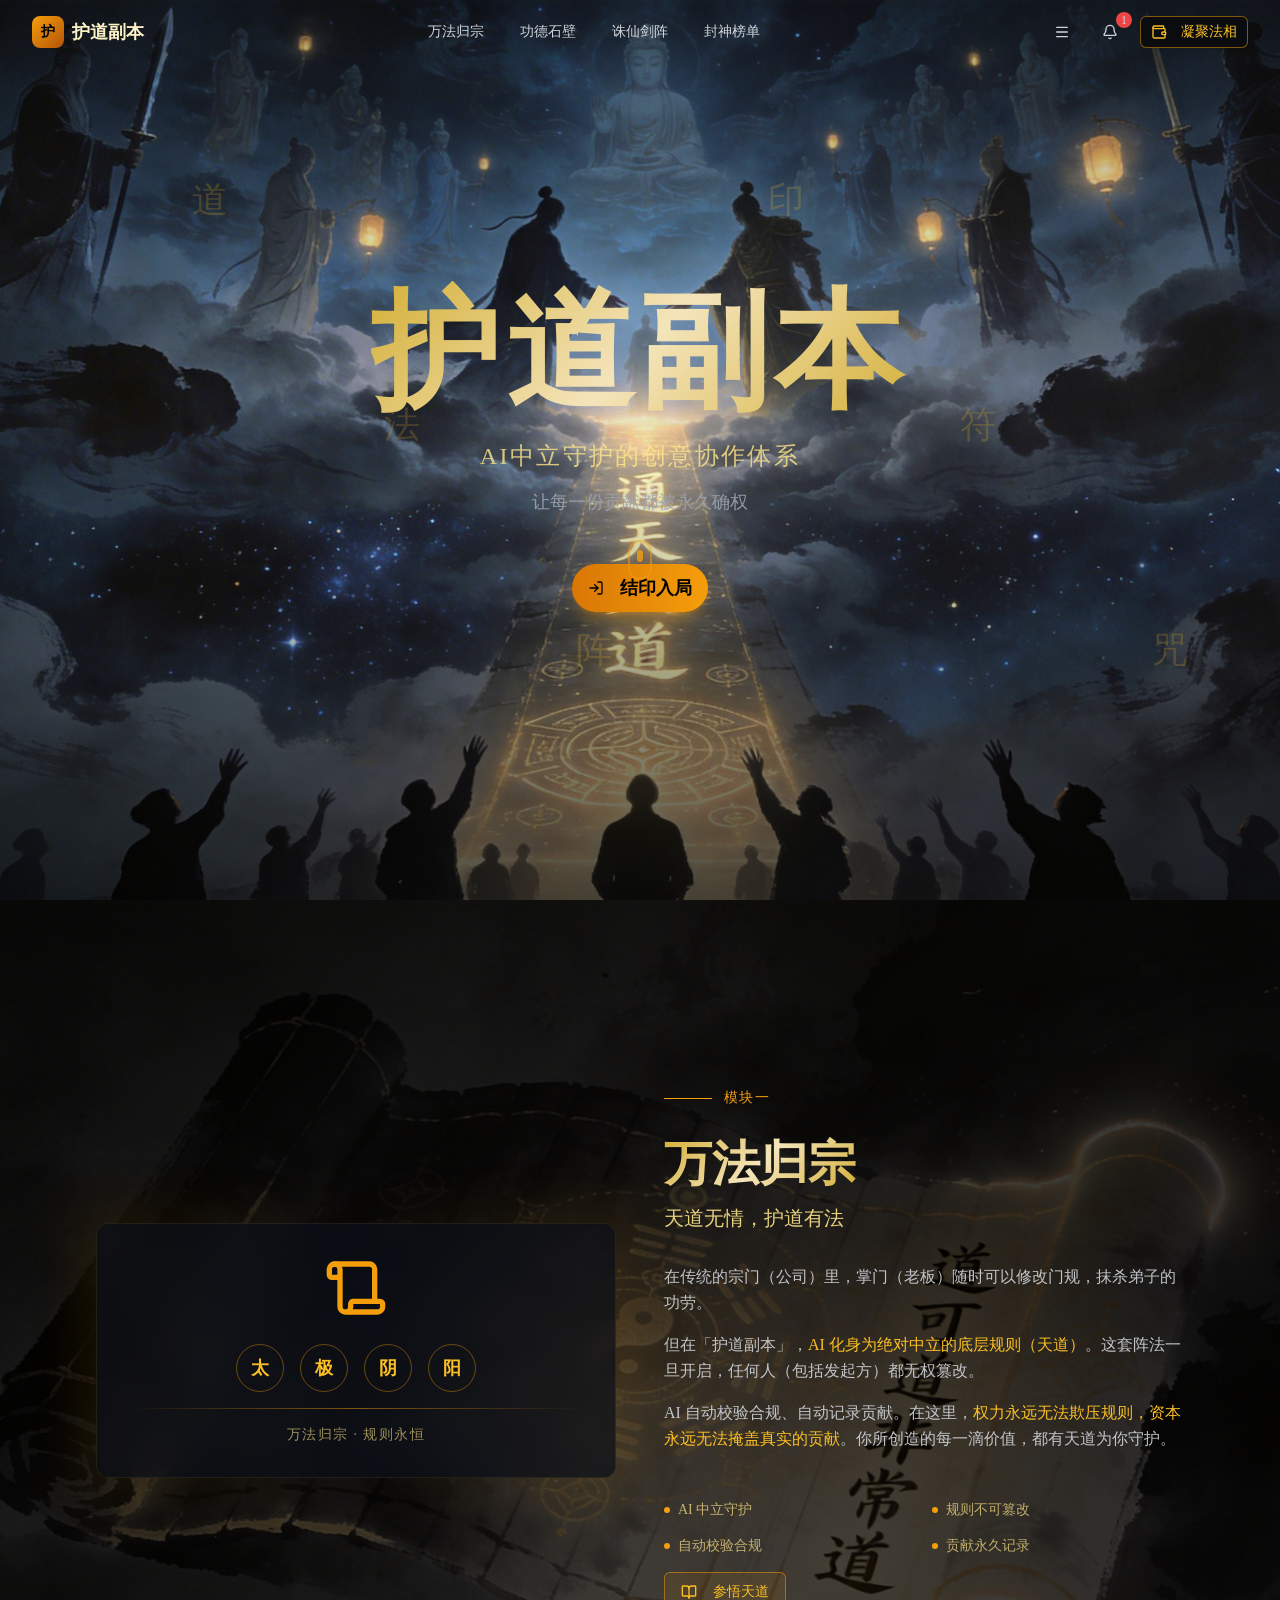
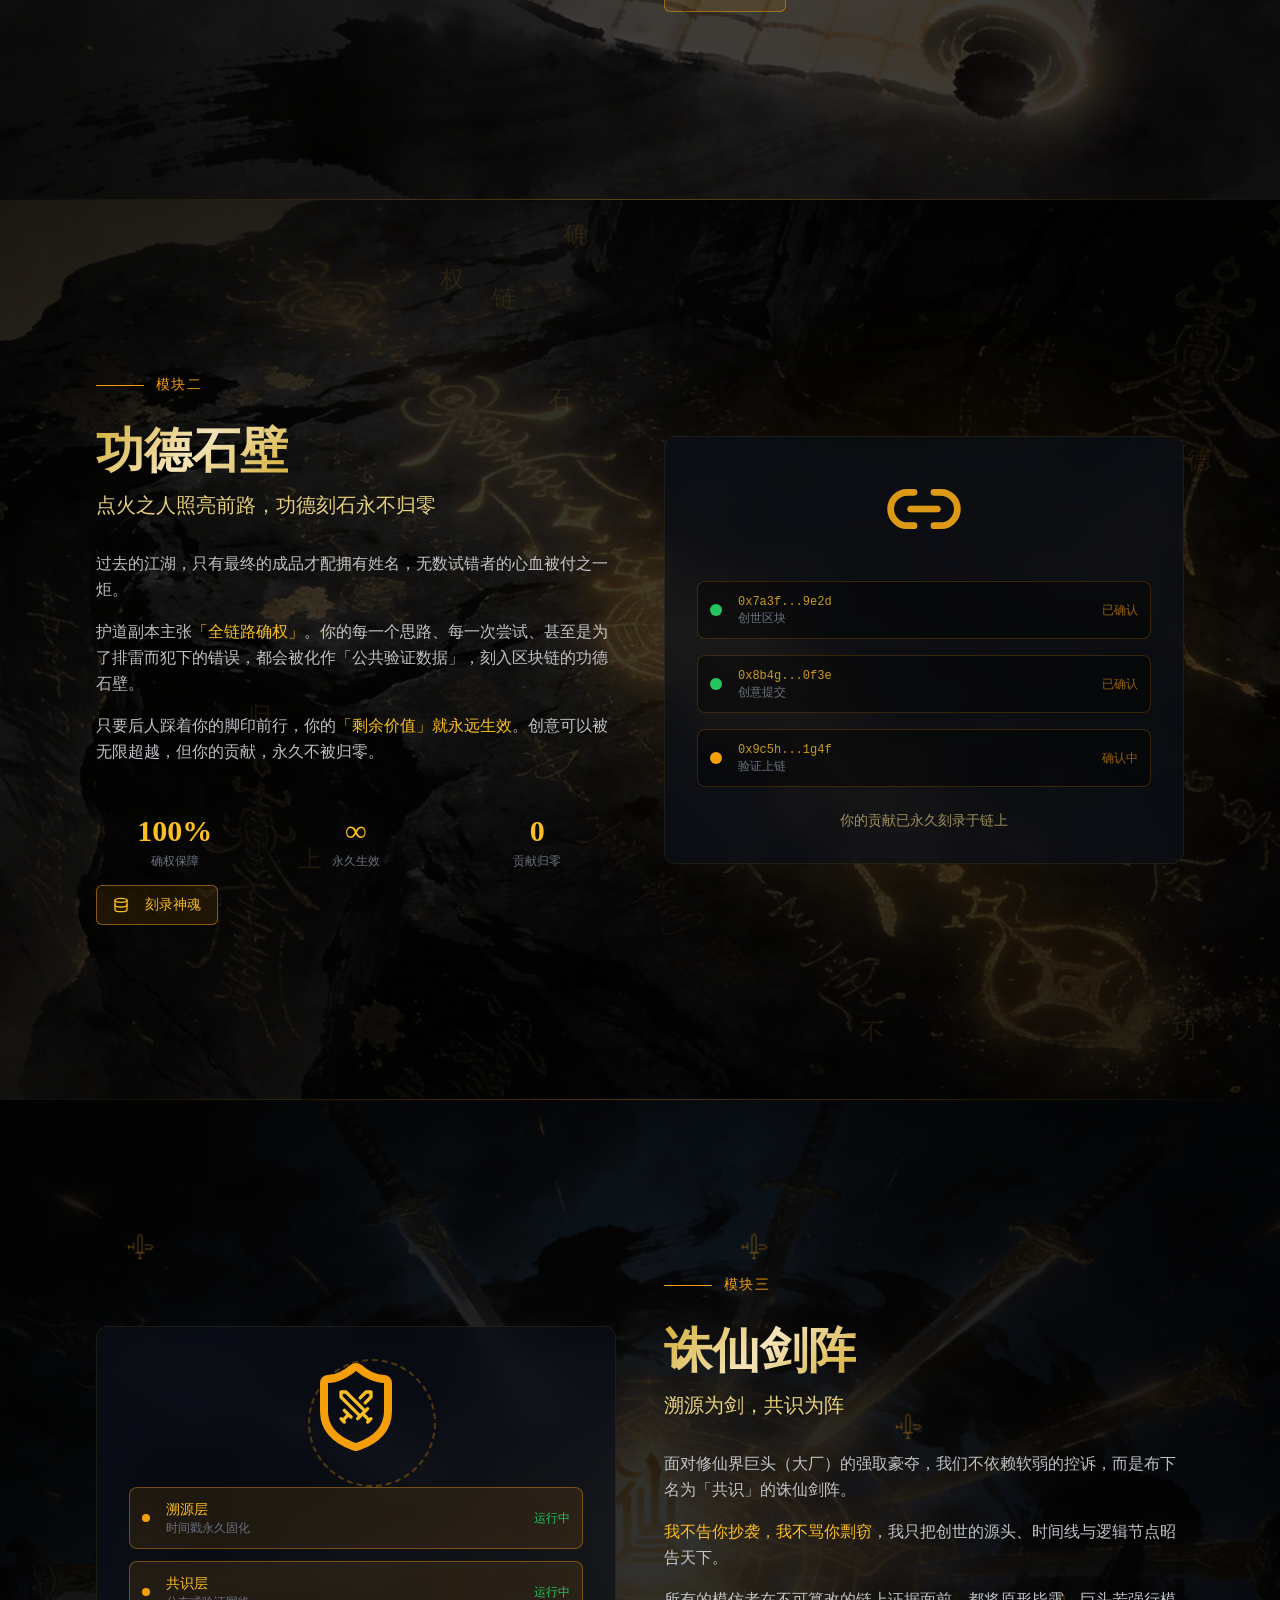
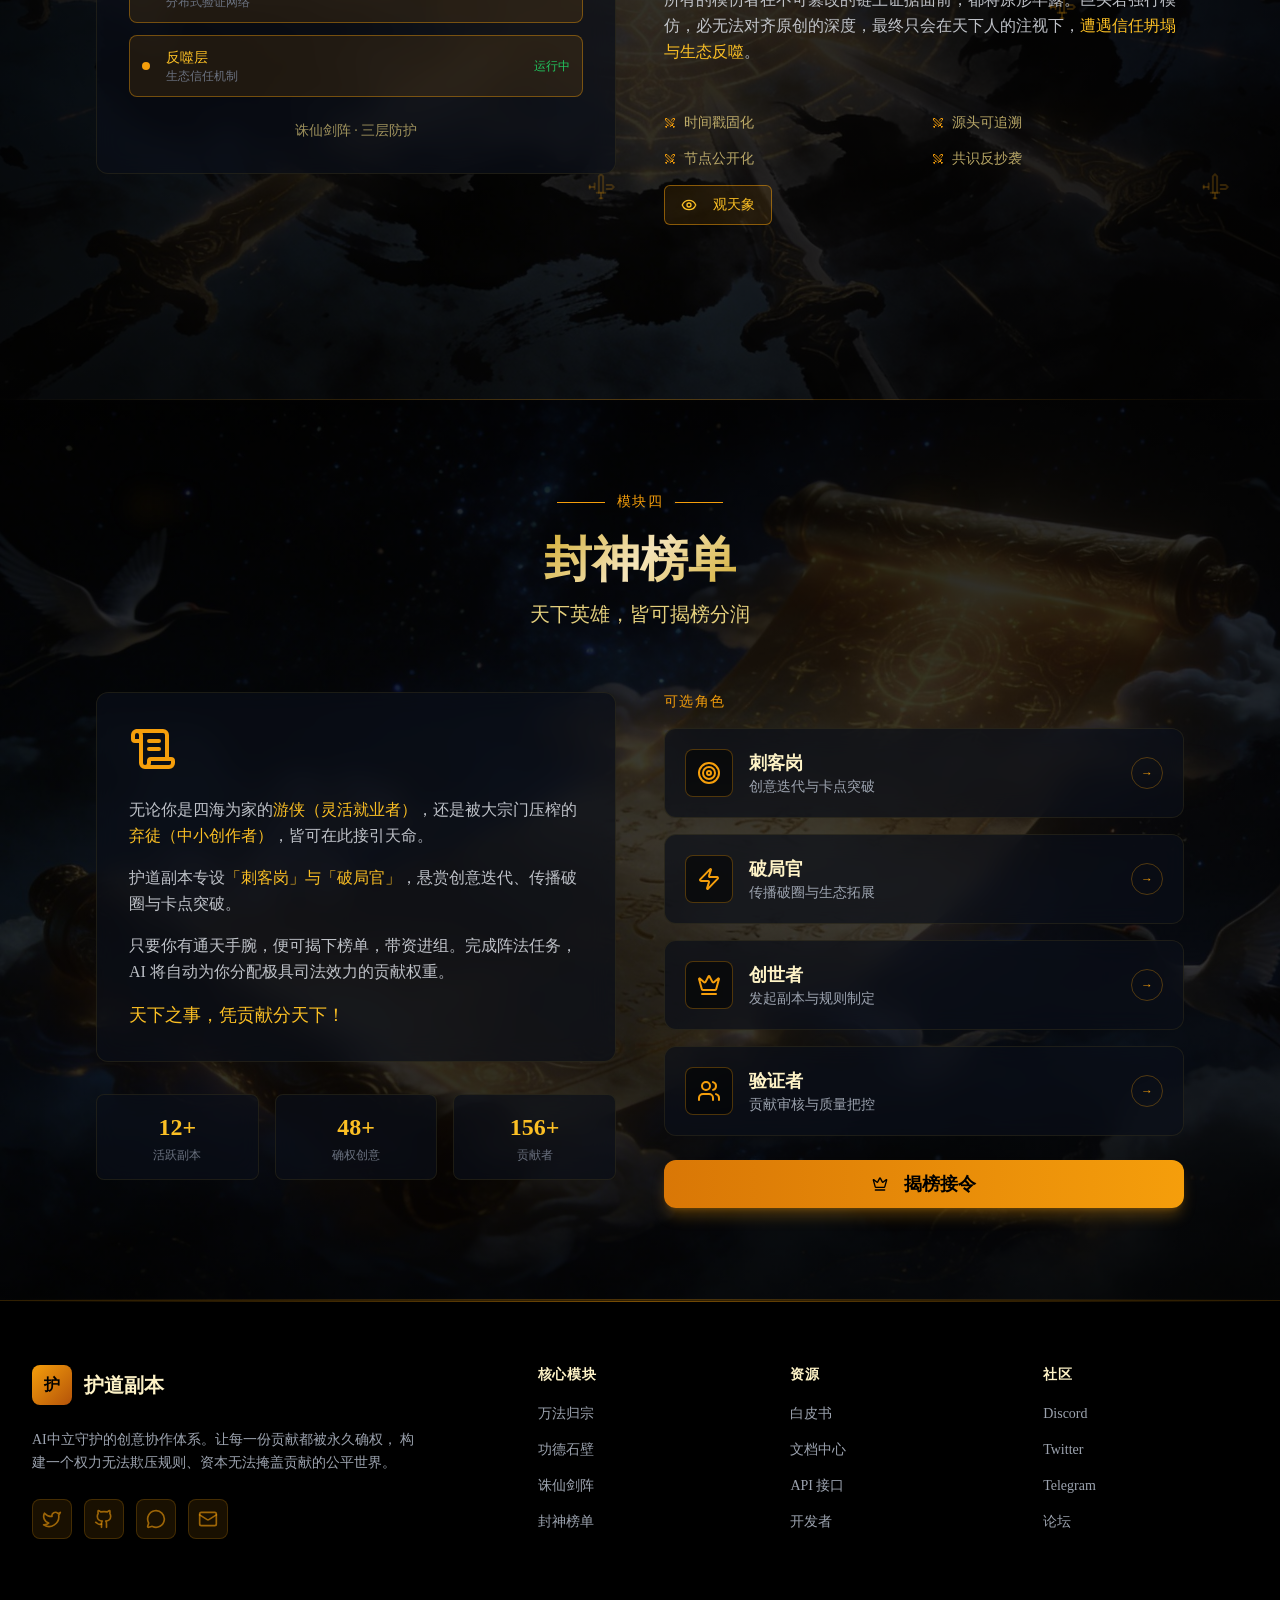
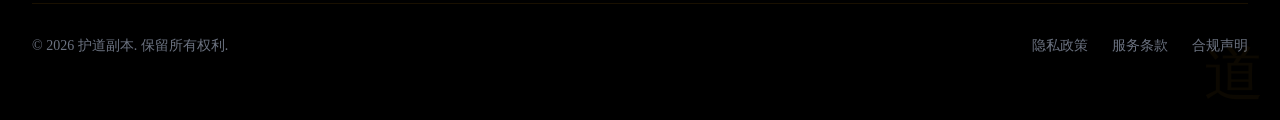
<file: index.html>
<!doctype html>
<html lang="en">
  <head>
    <meta charset="UTF-8" />
    <meta name="viewport" content="width=device-width, initial-scale=1.0" />
    <title>护道副本</title>
    <script type="module" crossorigin src="./assets/index-BT6gguoE.js"></script>
    <link rel="stylesheet" crossorigin href="./assets/index-PZLFwSxo.css">
  </head>
  <body>
    <div id="root"></div>
  </body>
</html>
</file>
<file: assets/index-PZLFwSxo.css>
*,:before,:after{--tw-border-spacing-x: 0;--tw-border-spacing-y: 0;--tw-translate-x: 0;--tw-translate-y: 0;--tw-rotate: 0;--tw-skew-x: 0;--tw-skew-y: 0;--tw-scale-x: 1;--tw-scale-y: 1;--tw-pan-x: ;--tw-pan-y: ;--tw-pinch-zoom: ;--tw-scroll-snap-strictness: proximity;--tw-gradient-from-position: ;--tw-gradient-via-position: ;--tw-gradient-to-position: ;--tw-ordinal: ;--tw-slashed-zero: ;--tw-numeric-figure: ;--tw-numeric-spacing: ;--tw-numeric-fraction: ;--tw-ring-inset: ;--tw-ring-offset-width: 0px;--tw-ring-offset-color: #fff;--tw-ring-color: rgb(59 130 246 / .5);--tw-ring-offset-shadow: 0 0 #0000;--tw-ring-shadow: 0 0 #0000;--tw-shadow: 0 0 #0000;--tw-shadow-colored: 0 0 #0000;--tw-blur: ;--tw-brightness: ;--tw-contrast: ;--tw-grayscale: ;--tw-hue-rotate: ;--tw-invert: ;--tw-saturate: ;--tw-sepia: ;--tw-drop-shadow: ;--tw-backdrop-blur: ;--tw-backdrop-brightness: ;--tw-backdrop-contrast: ;--tw-backdrop-grayscale: ;--tw-backdrop-hue-rotate: ;--tw-backdrop-invert: ;--tw-backdrop-opacity: ;--tw-backdrop-saturate: ;--tw-backdrop-sepia: ;--tw-contain-size: ;--tw-contain-layout: ;--tw-contain-paint: ;--tw-contain-style: }::backdrop{--tw-border-spacing-x: 0;--tw-border-spacing-y: 0;--tw-translate-x: 0;--tw-translate-y: 0;--tw-rotate: 0;--tw-skew-x: 0;--tw-skew-y: 0;--tw-scale-x: 1;--tw-scale-y: 1;--tw-pan-x: ;--tw-pan-y: ;--tw-pinch-zoom: ;--tw-scroll-snap-strictness: proximity;--tw-gradient-from-position: ;--tw-gradient-via-position: ;--tw-gradient-to-position: ;--tw-ordinal: ;--tw-slashed-zero: ;--tw-numeric-figure: ;--tw-numeric-spacing: ;--tw-numeric-fraction: ;--tw-ring-inset: ;--tw-ring-offset-width: 0px;--tw-ring-offset-color: #fff;--tw-ring-color: rgb(59 130 246 / .5);--tw-ring-offset-shadow: 0 0 #0000;--tw-ring-shadow: 0 0 #0000;--tw-shadow: 0 0 #0000;--tw-shadow-colored: 0 0 #0000;--tw-blur: ;--tw-brightness: ;--tw-contrast: ;--tw-grayscale: ;--tw-hue-rotate: ;--tw-invert: ;--tw-saturate: ;--tw-sepia: ;--tw-drop-shadow: ;--tw-backdrop-blur: ;--tw-backdrop-brightness: ;--tw-backdrop-contrast: ;--tw-backdrop-grayscale: ;--tw-backdrop-hue-rotate: ;--tw-backdrop-invert: ;--tw-backdrop-opacity: ;--tw-backdrop-saturate: ;--tw-backdrop-sepia: ;--tw-contain-size: ;--tw-contain-layout: ;--tw-contain-paint: ;--tw-contain-style: }*,:before,:after{box-sizing:border-box;border-width:0;border-style:solid;border-color:#e5e7eb}:before,:after{--tw-content: ""}html,:host{line-height:1.5;-webkit-text-size-adjust:100%;-moz-tab-size:4;-o-tab-size:4;tab-size:4;font-family:ui-sans-serif,system-ui,sans-serif,"Apple Color Emoji","Segoe UI Emoji",Segoe UI Symbol,"Noto Color Emoji";font-feature-settings:normal;font-variation-settings:normal;-webkit-tap-highlight-color:transparent}body{margin:0;line-height:inherit}hr{height:0;color:inherit;border-top-width:1px}abbr:where([title]){-webkit-text-decoration:underline dotted;text-decoration:underline dotted}h1,h2,h3,h4,h5,h6{font-size:inherit;font-weight:inherit}a{color:inherit;text-decoration:inherit}b,strong{font-weight:bolder}code,kbd,samp,pre{font-family:ui-monospace,SFMono-Regular,Menlo,Monaco,Consolas,Liberation Mono,Courier New,monospace;font-feature-settings:normal;font-variation-settings:normal;font-size:1em}small{font-size:80%}sub,sup{font-size:75%;line-height:0;position:relative;vertical-align:baseline}sub{bottom:-.25em}sup{top:-.5em}table{text-indent:0;border-color:inherit;border-collapse:collapse}button,input,optgroup,select,textarea{font-family:inherit;font-feature-settings:inherit;font-variation-settings:inherit;font-size:100%;font-weight:inherit;line-height:inherit;letter-spacing:inherit;color:inherit;margin:0;padding:0}button,select{text-transform:none}button,input:where([type=button]),input:where([type=reset]),input:where([type=submit]){-webkit-appearance:button;background-color:transparent;background-image:none}:-moz-focusring{outline:auto}:-moz-ui-invalid{box-shadow:none}progress{vertical-align:baseline}::-webkit-inner-spin-button,::-webkit-outer-spin-button{height:auto}[type=search]{-webkit-appearance:textfield;outline-offset:-2px}::-webkit-search-decoration{-webkit-appearance:none}::-webkit-file-upload-button{-webkit-appearance:button;font:inherit}summary{display:list-item}blockquote,dl,dd,h1,h2,h3,h4,h5,h6,hr,figure,p,pre{margin:0}fieldset{margin:0;padding:0}legend{padding:0}ol,ul,menu{list-style:none;margin:0;padding:0}dialog{padding:0}textarea{resize:vertical}input::-moz-placeholder,textarea::-moz-placeholder{opacity:1;color:#9ca3af}input::placeholder,textarea::placeholder{opacity:1;color:#9ca3af}button,[role=button]{cursor:pointer}:disabled{cursor:default}img,svg,video,canvas,audio,iframe,embed,object{display:block;vertical-align:middle}img,video{max-width:100%;height:auto}[hidden]:where(:not([hidden=until-found])){display:none}:root{--background: 220 20% 5%;--foreground: 45 80% 90%;--card: 220 15% 8%;--card-foreground: 45 80% 90%;--popover: 220 15% 8%;--popover-foreground: 45 80% 90%;--primary: 45 80% 55%;--primary-foreground: 220 20% 5%;--secondary: 220 10% 15%;--secondary-foreground: 45 80% 90%;--muted: 220 10% 20%;--muted-foreground: 220 10% 60%;--accent: 200 80% 50%;--accent-foreground: 220 20% 5%;--destructive: 0 84.2% 60.2%;--destructive-foreground: 0 0% 98%;--border: 220 10% 20%;--input: 220 10% 20%;--ring: 45 80% 55%;--radius: .5rem}*{border-color:hsl(var(--border))}html{scroll-behavior:smooth}body{background-color:hsl(var(--background));color:hsl(var(--foreground));-webkit-font-smoothing:antialiased;-moz-osx-font-smoothing:grayscale;font-family:"Noto Serif SC",serif}.container{width:100%}@media(min-width:640px){.container{max-width:640px}}@media(min-width:768px){.container{max-width:768px}}@media(min-width:1024px){.container{max-width:1024px}}@media(min-width:1280px){.container{max-width:1280px}}@media(min-width:1536px){.container{max-width:1536px}}.sr-only{position:absolute;width:1px;height:1px;padding:0;margin:-1px;overflow:hidden;clip:rect(0,0,0,0);white-space:nowrap;border-width:0}.pointer-events-none{pointer-events:none}.pointer-events-auto{pointer-events:auto}.visible{visibility:visible}.invisible{visibility:hidden}.fixed{position:fixed}.absolute{position:absolute}.relative{position:relative}.-inset-4{inset:-1rem}.-inset-8{inset:-2rem}.inset-0{inset:0}.inset-x-0{left:0;right:0}.inset-y-0{top:0;bottom:0}.-bottom-12{bottom:-3rem}.-left-12{left:-3rem}.-right-1{right:-.25rem}.-right-12{right:-3rem}.-top-1{top:-.25rem}.-top-12{top:-3rem}.bottom-0{bottom:0}.bottom-4{bottom:1rem}.bottom-8{bottom:2rem}.left-0{left:0}.left-1\/2{left:50%}.left-2{left:.5rem}.left-3{left:.75rem}.left-\[50\%\]{left:50%}.right-0{right:0}.right-1{right:.25rem}.right-2{right:.5rem}.right-3{right:.75rem}.right-4{right:1rem}.top-0{top:0}.top-1\.5{top:.375rem}.top-1\/2{top:50%}.top-16{top:4rem}.top-3\.5{top:.875rem}.top-4{top:1rem}.top-\[1px\]{top:1px}.top-\[50\%\]{top:50%}.top-\[60\%\]{top:60%}.top-full{top:100%}.isolate{isolation:isolate}.z-10{z-index:10}.z-20{z-index:20}.z-40{z-index:40}.z-50{z-index:50}.z-\[1\]{z-index:1}.order-first{order:-9999}.order-last{order:9999}.col-span-2{grid-column:span 2 / span 2}.col-start-2{grid-column-start:2}.row-span-2{grid-row:span 2 / span 2}.row-start-1{grid-row-start:1}.\!m-0{margin:0!important}.-mx-1{margin-left:-.25rem;margin-right:-.25rem}.-my-2{margin-top:-.5rem;margin-bottom:-.5rem}.mx-2{margin-left:.5rem;margin-right:.5rem}.mx-3\.5{margin-left:.875rem;margin-right:.875rem}.mx-auto{margin-left:auto;margin-right:auto}.my-0{margin-top:0;margin-bottom:0}.my-0\.5{margin-top:.125rem;margin-bottom:.125rem}.my-1{margin-top:.25rem;margin-bottom:.25rem}.my-6{margin-top:1.5rem;margin-bottom:1.5rem}.-ml-4{margin-left:-1rem}.-mt-4{margin-top:-1rem}.mb-1{margin-bottom:.25rem}.mb-12{margin-bottom:3rem}.mb-16{margin-bottom:4rem}.mb-2{margin-bottom:.5rem}.mb-3{margin-bottom:.75rem}.mb-4{margin-bottom:1rem}.mb-6{margin-bottom:1.5rem}.mb-8{margin-bottom:2rem}.ml-1{margin-left:.25rem}.ml-2{margin-left:.5rem}.ml-4{margin-left:1rem}.ml-auto{margin-left:auto}.mr-1{margin-right:.25rem}.mr-2{margin-right:.5rem}.mt-1{margin-top:.25rem}.mt-1\.5{margin-top:.375rem}.mt-16{margin-top:4rem}.mt-2{margin-top:.5rem}.mt-3{margin-top:.75rem}.mt-4{margin-top:1rem}.mt-6{margin-top:1.5rem}.mt-8{margin-top:2rem}.mt-auto{margin-top:auto}.line-clamp-1{overflow:hidden;display:-webkit-box;-webkit-box-orient:vertical;-webkit-line-clamp:1}.line-clamp-2{overflow:hidden;display:-webkit-box;-webkit-box-orient:vertical;-webkit-line-clamp:2}.block{display:block}.inline{display:inline}.flex{display:flex}.inline-flex{display:inline-flex}.table{display:table}.table-caption{display:table-caption}.table-cell{display:table-cell}.table-row{display:table-row}.grid{display:grid}.hidden{display:none}.aspect-square{aspect-ratio:1 / 1}.aspect-video{aspect-ratio:16 / 9}.size-10{width:2.5rem;height:2.5rem}.size-2{width:.5rem;height:.5rem}.size-2\.5{width:.625rem;height:.625rem}.size-3{width:.75rem;height:.75rem}.size-3\.5{width:.875rem;height:.875rem}.size-4{width:1rem;height:1rem}.size-6{width:1.5rem;height:1.5rem}.size-7{width:1.75rem;height:1.75rem}.size-8{width:2rem;height:2rem}.size-9{width:2.25rem;height:2.25rem}.size-auto{width:auto;height:auto}.size-full{width:100%;height:100%}.h-0\.5{height:.125rem}.h-1\.5{height:.375rem}.h-10{height:2.5rem}.h-12{height:3rem}.h-16{height:4rem}.h-2{height:.5rem}.h-2\.5{height:.625rem}.h-20{height:5rem}.h-24{height:6rem}.h-3{height:.75rem}.h-32{height:8rem}.h-4{height:1rem}.h-5{height:1.25rem}.h-6{height:1.5rem}.h-7{height:1.75rem}.h-8{height:2rem}.h-9{height:2.25rem}.h-\[1\.15rem\]{height:1.15rem}.h-\[600px\]{height:600px}.h-\[calc\(100\%-1px\)\]{height:calc(100% - 1px)}.h-\[var\(--radix-navigation-menu-viewport-height\)\]{height:var(--radix-navigation-menu-viewport-height)}.h-\[var\(--radix-select-trigger-height\)\]{height:var(--radix-select-trigger-height)}.h-auto{height:auto}.h-full{height:100%}.h-px{height:1px}.h-svh{height:100svh}.max-h-\[300px\]{max-height:300px}.min-h-0{min-height:0px}.min-h-16{min-height:4rem}.min-h-4{min-height:1rem}.min-h-\[100px\]{min-height:100px}.min-h-\[150px\]{min-height:150px}.min-h-\[80px\]{min-height:80px}.min-h-screen{min-height:100vh}.min-h-svh{min-height:100svh}.w-0{width:0px}.w-1{width:.25rem}.w-1\.5{width:.375rem}.w-10{width:2.5rem}.w-12{width:3rem}.w-16{width:4rem}.w-2{width:.5rem}.w-2\.5{width:.625rem}.w-20{width:5rem}.w-24{width:6rem}.w-3{width:.75rem}.w-3\/4{width:75%}.w-32{width:8rem}.w-4{width:1rem}.w-44{width:11rem}.w-48{width:12rem}.w-5{width:1.25rem}.w-6{width:1.5rem}.w-64{width:16rem}.w-72{width:18rem}.w-8{width:2rem}.w-9{width:2.25rem}.w-\[100px\]{width:100px}.w-auto{width:auto}.w-fit{width:-moz-fit-content;width:fit-content}.w-full{width:100%}.w-max{width:-moz-max-content;width:max-content}.w-px{width:1px}.min-w-0{min-width:0px}.min-w-10{min-width:2.5rem}.min-w-5{min-width:1.25rem}.min-w-8{min-width:2rem}.min-w-9{min-width:2.25rem}.min-w-\[12rem\]{min-width:12rem}.min-w-\[8rem\]{min-width:8rem}.min-w-\[var\(--radix-select-trigger-width\)\]{min-width:var(--radix-select-trigger-width)}.max-w-2xl{max-width:42rem}.max-w-4xl{max-width:56rem}.max-w-5xl{max-width:64rem}.max-w-6xl{max-width:72rem}.max-w-7xl{max-width:80rem}.max-w-\[120px\]{max-width:120px}.max-w-\[calc\(100\%-2rem\)\]{max-width:calc(100% - 2rem)}.max-w-lg{max-width:32rem}.max-w-max{max-width:-moz-max-content;max-width:max-content}.max-w-sm{max-width:24rem}.flex-1{flex:1 1 0%}.shrink-0{flex-shrink:0}.grow{flex-grow:1}.grow-0{flex-grow:0}.basis-full{flex-basis:100%}.caption-bottom{caption-side:bottom}.border-collapse{border-collapse:collapse}.-translate-x-1\/2{--tw-translate-x: -50%;transform:translate(var(--tw-translate-x),var(--tw-translate-y)) rotate(var(--tw-rotate)) skew(var(--tw-skew-x)) skewY(var(--tw-skew-y)) scaleX(var(--tw-scale-x)) scaleY(var(--tw-scale-y))}.-translate-x-12{--tw-translate-x: -3rem;transform:translate(var(--tw-translate-x),var(--tw-translate-y)) rotate(var(--tw-rotate)) skew(var(--tw-skew-x)) skewY(var(--tw-skew-y)) scaleX(var(--tw-scale-x)) scaleY(var(--tw-scale-y))}.-translate-x-px{--tw-translate-x: -1px;transform:translate(var(--tw-translate-x),var(--tw-translate-y)) rotate(var(--tw-rotate)) skew(var(--tw-skew-x)) skewY(var(--tw-skew-y)) scaleX(var(--tw-scale-x)) scaleY(var(--tw-scale-y))}.-translate-y-1\/2{--tw-translate-y: -50%;transform:translate(var(--tw-translate-x),var(--tw-translate-y)) rotate(var(--tw-rotate)) skew(var(--tw-skew-x)) skewY(var(--tw-skew-y)) scaleX(var(--tw-scale-x)) scaleY(var(--tw-scale-y))}.translate-x-0{--tw-translate-x: 0px;transform:translate(var(--tw-translate-x),var(--tw-translate-y)) rotate(var(--tw-rotate)) skew(var(--tw-skew-x)) skewY(var(--tw-skew-y)) scaleX(var(--tw-scale-x)) scaleY(var(--tw-scale-y))}.translate-x-12{--tw-translate-x: 3rem;transform:translate(var(--tw-translate-x),var(--tw-translate-y)) rotate(var(--tw-rotate)) skew(var(--tw-skew-x)) skewY(var(--tw-skew-y)) scaleX(var(--tw-scale-x)) scaleY(var(--tw-scale-y))}.translate-x-\[-50\%\]{--tw-translate-x: -50%;transform:translate(var(--tw-translate-x),var(--tw-translate-y)) rotate(var(--tw-rotate)) skew(var(--tw-skew-x)) skewY(var(--tw-skew-y)) scaleX(var(--tw-scale-x)) scaleY(var(--tw-scale-y))}.translate-x-px{--tw-translate-x: 1px;transform:translate(var(--tw-translate-x),var(--tw-translate-y)) rotate(var(--tw-rotate)) skew(var(--tw-skew-x)) skewY(var(--tw-skew-y)) scaleX(var(--tw-scale-x)) scaleY(var(--tw-scale-y))}.translate-y-0{--tw-translate-y: 0px;transform:translate(var(--tw-translate-x),var(--tw-translate-y)) rotate(var(--tw-rotate)) skew(var(--tw-skew-x)) skewY(var(--tw-skew-y)) scaleX(var(--tw-scale-x)) scaleY(var(--tw-scale-y))}.translate-y-0\.5{--tw-translate-y: .125rem;transform:translate(var(--tw-translate-x),var(--tw-translate-y)) rotate(var(--tw-rotate)) skew(var(--tw-skew-x)) skewY(var(--tw-skew-y)) scaleX(var(--tw-scale-x)) scaleY(var(--tw-scale-y))}.translate-y-8{--tw-translate-y: 2rem;transform:translate(var(--tw-translate-x),var(--tw-translate-y)) rotate(var(--tw-rotate)) skew(var(--tw-skew-x)) skewY(var(--tw-skew-y)) scaleX(var(--tw-scale-x)) scaleY(var(--tw-scale-y))}.translate-y-\[-50\%\]{--tw-translate-y: -50%;transform:translate(var(--tw-translate-x),var(--tw-translate-y)) rotate(var(--tw-rotate)) skew(var(--tw-skew-x)) skewY(var(--tw-skew-y)) scaleX(var(--tw-scale-x)) scaleY(var(--tw-scale-y))}.translate-y-\[calc\(-50\%_-_2px\)\]{--tw-translate-y: calc(-50% - 2px) ;transform:translate(var(--tw-translate-x),var(--tw-translate-y)) rotate(var(--tw-rotate)) skew(var(--tw-skew-x)) skewY(var(--tw-skew-y)) scaleX(var(--tw-scale-x)) scaleY(var(--tw-scale-y))}.rotate-45{--tw-rotate: 45deg;transform:translate(var(--tw-translate-x),var(--tw-translate-y)) rotate(var(--tw-rotate)) skew(var(--tw-skew-x)) skewY(var(--tw-skew-y)) scaleX(var(--tw-scale-x)) scaleY(var(--tw-scale-y))}.rotate-90{--tw-rotate: 90deg;transform:translate(var(--tw-translate-x),var(--tw-translate-y)) rotate(var(--tw-rotate)) skew(var(--tw-skew-x)) skewY(var(--tw-skew-y)) scaleX(var(--tw-scale-x)) scaleY(var(--tw-scale-y))}.transform{transform:translate(var(--tw-translate-x),var(--tw-translate-y)) rotate(var(--tw-rotate)) skew(var(--tw-skew-x)) skewY(var(--tw-skew-y)) scaleX(var(--tw-scale-x)) scaleY(var(--tw-scale-y))}@keyframes bounce{0%,to{transform:translateY(-25%);animation-timing-function:cubic-bezier(.8,0,1,1)}50%{transform:none;animation-timing-function:cubic-bezier(0,0,.2,1)}}.animate-bounce{animation:bounce 1s infinite}@keyframes caret-blink{0%,70%,to{opacity:1}20%,50%{opacity:0}}.animate-caret-blink{animation:caret-blink 1.25s ease-out infinite}@keyframes pulse{50%{opacity:.5}}.animate-pulse{animation:pulse 2s cubic-bezier(.4,0,.6,1) infinite}@keyframes spin{to{transform:rotate(360deg)}}.animate-spin{animation:spin 1s linear infinite}.cursor-default{cursor:default}.cursor-grab{cursor:grab}.cursor-pointer{cursor:pointer}.cursor-text{cursor:text}.touch-none{touch-action:none}.select-none{-webkit-user-select:none;-moz-user-select:none;user-select:none}.resize-none{resize:none}.scroll-my-1{scroll-margin-top:.25rem;scroll-margin-bottom:.25rem}.scroll-py-1{scroll-padding-top:.25rem;scroll-padding-bottom:.25rem}.list-disc{list-style-type:disc}.list-none{list-style-type:none}.auto-rows-min{grid-auto-rows:min-content}.grid-cols-2{grid-template-columns:repeat(2,minmax(0,1fr))}.grid-cols-3{grid-template-columns:repeat(3,minmax(0,1fr))}.grid-cols-\[0_1fr\]{grid-template-columns:0 1fr}.grid-rows-\[auto_auto\]{grid-template-rows:auto auto}.flex-row{flex-direction:row}.flex-col{flex-direction:column}.flex-col-reverse{flex-direction:column-reverse}.flex-wrap{flex-wrap:wrap}.place-content-center{place-content:center}.items-start{align-items:flex-start}.items-end{align-items:flex-end}.items-center{align-items:center}.items-stretch{align-items:stretch}.justify-start{justify-content:flex-start}.justify-center{justify-content:center}.justify-between{justify-content:space-between}.justify-items-start{justify-items:start}.gap-0\.5{gap:.125rem}.gap-1{gap:.25rem}.gap-1\.5{gap:.375rem}.gap-12{gap:3rem}.gap-2{gap:.5rem}.gap-2\.5{gap:.625rem}.gap-3{gap:.75rem}.gap-4{gap:1rem}.gap-6{gap:1.5rem}.gap-7{gap:1.75rem}.gap-8{gap:2rem}.gap-\[--spacing\(var\(--gap\)\)\]{gap:var(--spacing(var(--gap)))}.gap-y-0\.5{row-gap:.125rem}.space-y-2>:not([hidden])~:not([hidden]){--tw-space-y-reverse: 0;margin-top:calc(.5rem * calc(1 - var(--tw-space-y-reverse)));margin-bottom:calc(.5rem * var(--tw-space-y-reverse))}.space-y-3>:not([hidden])~:not([hidden]){--tw-space-y-reverse: 0;margin-top:calc(.75rem * calc(1 - var(--tw-space-y-reverse)));margin-bottom:calc(.75rem * var(--tw-space-y-reverse))}.space-y-4>:not([hidden])~:not([hidden]){--tw-space-y-reverse: 0;margin-top:calc(1rem * calc(1 - var(--tw-space-y-reverse)));margin-bottom:calc(1rem * var(--tw-space-y-reverse))}.space-y-6>:not([hidden])~:not([hidden]){--tw-space-y-reverse: 0;margin-top:calc(1.5rem * calc(1 - var(--tw-space-y-reverse)));margin-bottom:calc(1.5rem * var(--tw-space-y-reverse))}.space-y-8>:not([hidden])~:not([hidden]){--tw-space-y-reverse: 0;margin-top:calc(2rem * calc(1 - var(--tw-space-y-reverse)));margin-bottom:calc(2rem * var(--tw-space-y-reverse))}.self-start{align-self:flex-start}.self-stretch{align-self:stretch}.justify-self-end{justify-self:end}.overflow-auto{overflow:auto}.overflow-hidden{overflow:hidden}.overflow-x-auto{overflow-x:auto}.overflow-y-auto{overflow-y:auto}.overflow-x-hidden{overflow-x:hidden}.truncate{overflow:hidden;text-overflow:ellipsis;white-space:nowrap}.whitespace-nowrap{white-space:nowrap}.text-balance{text-wrap:balance}.break-words{overflow-wrap:break-word}.break-all{word-break:break-all}.rounded{border-radius:.25rem}.rounded-\[2px\]{border-radius:2px}.rounded-\[4px\]{border-radius:4px}.rounded-\[calc\(var\(--radius\)-5px\)\]{border-radius:calc(var(--radius) - 5px)}.rounded-\[inherit\]{border-radius:inherit}.rounded-full{border-radius:9999px}.rounded-lg{border-radius:var(--radius)}.rounded-md{border-radius:calc(var(--radius) - 2px)}.rounded-none{border-radius:0}.rounded-sm{border-radius:calc(var(--radius) - 4px)}.rounded-xl{border-radius:calc(var(--radius) + 4px)}.rounded-xs{border-radius:calc(var(--radius) - 6px)}.rounded-l-md{border-top-left-radius:calc(var(--radius) - 2px);border-bottom-left-radius:calc(var(--radius) - 2px)}.rounded-r-md{border-top-right-radius:calc(var(--radius) - 2px);border-bottom-right-radius:calc(var(--radius) - 2px)}.rounded-tl-sm{border-top-left-radius:calc(var(--radius) - 4px)}.border{border-width:1px}.border-0{border-width:0px}.border-2{border-width:2px}.border-4{border-width:4px}.border-\[1\.5px\]{border-width:1.5px}.border-y{border-top-width:1px;border-bottom-width:1px}.border-b{border-bottom-width:1px}.border-l{border-left-width:1px}.border-r{border-right-width:1px}.border-t{border-top-width:1px}.border-dashed{border-style:dashed}.border-amber-500{--tw-border-opacity: 1;border-color:rgb(245 158 11 / var(--tw-border-opacity, 1))}.border-amber-500\/10{border-color:#f59e0b1a}.border-amber-500\/20{border-color:#f59e0b33}.border-amber-500\/30{border-color:#f59e0b4d}.border-amber-500\/40{border-color:#f59e0b66}.border-amber-500\/50{border-color:#f59e0b80}.border-blue-500{--tw-border-opacity: 1;border-color:rgb(59 130 246 / var(--tw-border-opacity, 1))}.border-blue-500\/30{border-color:#3b82f64d}.border-blue-500\/50{border-color:#3b82f680}.border-border{border-color:hsl(var(--border))}.border-border\/50{border-color:hsl(var(--border) / .5)}.border-gray-500\/30{border-color:#6b72804d}.border-gray-700{--tw-border-opacity: 1;border-color:rgb(55 65 81 / var(--tw-border-opacity, 1))}.border-green-500\/30{border-color:#22c55e4d}.border-green-500\/50{border-color:#22c55e80}.border-input{border-color:hsl(var(--input))}.border-primary{border-color:hsl(var(--primary))}.border-purple-500\/30{border-color:#a855f74d}.border-red-500\/30{border-color:#ef44444d}.border-red-500\/50{border-color:#ef444480}.border-sidebar-border{border-color:hsl(var(--sidebar-border))}.border-slate-600{--tw-border-opacity: 1;border-color:rgb(71 85 105 / var(--tw-border-opacity, 1))}.border-slate-700{--tw-border-opacity: 1;border-color:rgb(51 65 85 / var(--tw-border-opacity, 1))}.border-slate-700\/50{border-color:#33415580}.border-transparent{border-color:transparent}.border-yellow-500\/30{border-color:#eab3084d}.border-l-transparent{border-left-color:transparent}.border-t-transparent{border-top-color:transparent}.bg-accent{background-color:hsl(var(--accent))}.bg-amber-500{--tw-bg-opacity: 1;background-color:rgb(245 158 11 / var(--tw-bg-opacity, 1))}.bg-amber-500\/10{background-color:#f59e0b1a}.bg-amber-500\/20{background-color:#f59e0b33}.bg-amber-500\/5{background-color:#f59e0b0d}.bg-amber-500\/50{background-color:#f59e0b80}.bg-amber-500\/80{background-color:#f59e0bcc}.bg-amber-700{--tw-bg-opacity: 1;background-color:rgb(180 83 9 / var(--tw-bg-opacity, 1))}.bg-background{background-color:hsl(var(--background))}.bg-black{--tw-bg-opacity: 1;background-color:rgb(0 0 0 / var(--tw-bg-opacity, 1))}.bg-black\/40{background-color:#0006}.bg-black\/50{background-color:#00000080}.bg-black\/80{background-color:#000c}.bg-black\/95{background-color:#000000f2}.bg-blue-500{--tw-bg-opacity: 1;background-color:rgb(59 130 246 / var(--tw-bg-opacity, 1))}.bg-blue-500\/20{background-color:#3b82f633}.bg-blue-500\/50{background-color:#3b82f680}.bg-border{background-color:hsl(var(--border))}.bg-card{background-color:hsl(var(--card))}.bg-destructive{--tw-bg-opacity: 1;background-color:hsl(var(--destructive) / var(--tw-bg-opacity, 1))}.bg-foreground{background-color:hsl(var(--foreground))}.bg-gray-500\/20{background-color:#6b728033}.bg-gray-600{--tw-bg-opacity: 1;background-color:rgb(75 85 99 / var(--tw-bg-opacity, 1))}.bg-green-500{--tw-bg-opacity: 1;background-color:rgb(34 197 94 / var(--tw-bg-opacity, 1))}.bg-green-500\/10{background-color:#22c55e1a}.bg-green-500\/20{background-color:#22c55e33}.bg-input{background-color:hsl(var(--input))}.bg-muted{background-color:hsl(var(--muted))}.bg-muted\/50{background-color:hsl(var(--muted) / .5)}.bg-orange-500\/20{background-color:#f9731633}.bg-popover{background-color:hsl(var(--popover))}.bg-primary{background-color:hsl(var(--primary))}.bg-primary\/20{background-color:hsl(var(--primary) / .2)}.bg-purple-500\/20{background-color:#a855f733}.bg-red-500{--tw-bg-opacity: 1;background-color:rgb(239 68 68 / var(--tw-bg-opacity, 1))}.bg-red-500\/10{background-color:#ef44441a}.bg-red-500\/20{background-color:#ef444433}.bg-secondary{background-color:hsl(var(--secondary))}.bg-sidebar{background-color:hsl(var(--sidebar-background))}.bg-sidebar-border{background-color:hsl(var(--sidebar-border))}.bg-slate-300{--tw-bg-opacity: 1;background-color:rgb(203 213 225 / var(--tw-bg-opacity, 1))}.bg-slate-500\/20{background-color:#64748b33}.bg-slate-700{--tw-bg-opacity: 1;background-color:rgb(51 65 85 / var(--tw-bg-opacity, 1))}.bg-slate-700\/50{background-color:#33415580}.bg-slate-800{--tw-bg-opacity: 1;background-color:rgb(30 41 59 / var(--tw-bg-opacity, 1))}.bg-slate-800\/50{background-color:#1e293b80}.bg-slate-800\/80{background-color:#1e293bcc}.bg-slate-900{--tw-bg-opacity: 1;background-color:rgb(15 23 42 / var(--tw-bg-opacity, 1))}.bg-slate-900\/50{background-color:#0f172a80}.bg-slate-950\/50{background-color:#02061780}.bg-transparent{background-color:transparent}.bg-white{--tw-bg-opacity: 1;background-color:rgb(255 255 255 / var(--tw-bg-opacity, 1))}.bg-yellow-500{--tw-bg-opacity: 1;background-color:rgb(234 179 8 / var(--tw-bg-opacity, 1))}.bg-yellow-500\/20{background-color:#eab30833}.bg-gradient-to-b{background-image:linear-gradient(to bottom,var(--tw-gradient-stops))}.bg-gradient-to-br{background-image:linear-gradient(to bottom right,var(--tw-gradient-stops))}.bg-gradient-to-r{background-image:linear-gradient(to right,var(--tw-gradient-stops))}.from-amber-500{--tw-gradient-from: #f59e0b var(--tw-gradient-from-position);--tw-gradient-to: rgb(245 158 11 / 0) var(--tw-gradient-to-position);--tw-gradient-stops: var(--tw-gradient-from), var(--tw-gradient-to)}.from-amber-500\/10{--tw-gradient-from: rgb(245 158 11 / .1) var(--tw-gradient-from-position);--tw-gradient-to: rgb(245 158 11 / 0) var(--tw-gradient-to-position);--tw-gradient-stops: var(--tw-gradient-from), var(--tw-gradient-to)}.from-amber-500\/20{--tw-gradient-from: rgb(245 158 11 / .2) var(--tw-gradient-from-position);--tw-gradient-to: rgb(245 158 11 / 0) var(--tw-gradient-to-position);--tw-gradient-stops: var(--tw-gradient-from), var(--tw-gradient-to)}.from-amber-500\/5{--tw-gradient-from: rgb(245 158 11 / .05) var(--tw-gradient-from-position);--tw-gradient-to: rgb(245 158 11 / 0) var(--tw-gradient-to-position);--tw-gradient-stops: var(--tw-gradient-from), var(--tw-gradient-to)}.from-amber-600{--tw-gradient-from: #d97706 var(--tw-gradient-from-position);--tw-gradient-to: rgb(217 119 6 / 0) var(--tw-gradient-to-position);--tw-gradient-stops: var(--tw-gradient-from), var(--tw-gradient-to)}.from-black\/30{--tw-gradient-from: rgb(0 0 0 / .3) var(--tw-gradient-from-position);--tw-gradient-to: rgb(0 0 0 / 0) var(--tw-gradient-to-position);--tw-gradient-stops: var(--tw-gradient-from), var(--tw-gradient-to)}.from-black\/80{--tw-gradient-from: rgb(0 0 0 / .8) var(--tw-gradient-from-position);--tw-gradient-to: rgb(0 0 0 / 0) var(--tw-gradient-to-position);--tw-gradient-stops: var(--tw-gradient-from), var(--tw-gradient-to)}.from-black\/85{--tw-gradient-from: rgb(0 0 0 / .85) var(--tw-gradient-from-position);--tw-gradient-to: rgb(0 0 0 / 0) var(--tw-gradient-to-position);--tw-gradient-stops: var(--tw-gradient-from), var(--tw-gradient-to)}.from-black\/90{--tw-gradient-from: rgb(0 0 0 / .9) var(--tw-gradient-from-position);--tw-gradient-to: rgb(0 0 0 / 0) var(--tw-gradient-to-position);--tw-gradient-stops: var(--tw-gradient-from), var(--tw-gradient-to)}.from-blue-500\/10{--tw-gradient-from: rgb(59 130 246 / .1) var(--tw-gradient-from-position);--tw-gradient-to: rgb(59 130 246 / 0) var(--tw-gradient-to-position);--tw-gradient-stops: var(--tw-gradient-from), var(--tw-gradient-to)}.from-blue-500\/20{--tw-gradient-from: rgb(59 130 246 / .2) var(--tw-gradient-from-position);--tw-gradient-to: rgb(59 130 246 / 0) var(--tw-gradient-to-position);--tw-gradient-stops: var(--tw-gradient-from), var(--tw-gradient-to)}.from-green-500\/10{--tw-gradient-from: rgb(34 197 94 / .1) var(--tw-gradient-from-position);--tw-gradient-to: rgb(34 197 94 / 0) var(--tw-gradient-to-position);--tw-gradient-stops: var(--tw-gradient-from), var(--tw-gradient-to)}.from-green-500\/20{--tw-gradient-from: rgb(34 197 94 / .2) var(--tw-gradient-from-position);--tw-gradient-to: rgb(34 197 94 / 0) var(--tw-gradient-to-position);--tw-gradient-stops: var(--tw-gradient-from), var(--tw-gradient-to)}.from-purple-500\/20{--tw-gradient-from: rgb(168 85 247 / .2) var(--tw-gradient-from-position);--tw-gradient-to: rgb(168 85 247 / 0) var(--tw-gradient-to-position);--tw-gradient-stops: var(--tw-gradient-from), var(--tw-gradient-to)}.from-red-500\/20{--tw-gradient-from: rgb(239 68 68 / .2) var(--tw-gradient-from-position);--tw-gradient-to: rgb(239 68 68 / 0) var(--tw-gradient-to-position);--tw-gradient-stops: var(--tw-gradient-from), var(--tw-gradient-to)}.from-slate-950{--tw-gradient-from: #020617 var(--tw-gradient-from-position);--tw-gradient-to: rgb(2 6 23 / 0) var(--tw-gradient-to-position);--tw-gradient-stops: var(--tw-gradient-from), var(--tw-gradient-to)}.from-transparent{--tw-gradient-from: transparent var(--tw-gradient-from-position);--tw-gradient-to: rgb(0 0 0 / 0) var(--tw-gradient-to-position);--tw-gradient-stops: var(--tw-gradient-from), var(--tw-gradient-to)}.via-amber-500\/30{--tw-gradient-to: rgb(245 158 11 / 0) var(--tw-gradient-to-position);--tw-gradient-stops: var(--tw-gradient-from), rgb(245 158 11 / .3) var(--tw-gradient-via-position), var(--tw-gradient-to)}.via-amber-500\/50{--tw-gradient-to: rgb(245 158 11 / 0) var(--tw-gradient-to-position);--tw-gradient-stops: var(--tw-gradient-from), rgb(245 158 11 / .5) var(--tw-gradient-via-position), var(--tw-gradient-to)}.via-black\/70{--tw-gradient-to: rgb(0 0 0 / 0) var(--tw-gradient-to-position);--tw-gradient-stops: var(--tw-gradient-from), rgb(0 0 0 / .7) var(--tw-gradient-via-position), var(--tw-gradient-to)}.via-black\/75{--tw-gradient-to: rgb(0 0 0 / 0) var(--tw-gradient-to-position);--tw-gradient-stops: var(--tw-gradient-from), rgb(0 0 0 / .75) var(--tw-gradient-via-position), var(--tw-gradient-to)}.via-black\/80{--tw-gradient-to: rgb(0 0 0 / 0) var(--tw-gradient-to-position);--tw-gradient-stops: var(--tw-gradient-from), rgb(0 0 0 / .8) var(--tw-gradient-via-position), var(--tw-gradient-to)}.via-slate-900{--tw-gradient-to: rgb(15 23 42 / 0) var(--tw-gradient-to-position);--tw-gradient-stops: var(--tw-gradient-from), #0f172a var(--tw-gradient-via-position), var(--tw-gradient-to)}.via-transparent{--tw-gradient-to: rgb(0 0 0 / 0) var(--tw-gradient-to-position);--tw-gradient-stops: var(--tw-gradient-from), transparent var(--tw-gradient-via-position), var(--tw-gradient-to)}.to-amber-500{--tw-gradient-to: #f59e0b var(--tw-gradient-to-position)}.to-amber-500\/10{--tw-gradient-to: rgb(245 158 11 / .1) var(--tw-gradient-to-position)}.to-amber-600\/10{--tw-gradient-to: rgb(217 119 6 / .1) var(--tw-gradient-to-position)}.to-amber-700{--tw-gradient-to: #b45309 var(--tw-gradient-to-position)}.to-black\/70{--tw-gradient-to: rgb(0 0 0 / .7) var(--tw-gradient-to-position)}.to-black\/80{--tw-gradient-to: rgb(0 0 0 / .8) var(--tw-gradient-to-position)}.to-black\/85{--tw-gradient-to: rgb(0 0 0 / .85) var(--tw-gradient-to-position)}.to-black\/90{--tw-gradient-to: rgb(0 0 0 / .9) var(--tw-gradient-to-position)}.to-blue-600\/10{--tw-gradient-to: rgb(37 99 235 / .1) var(--tw-gradient-to-position)}.to-cyan-500\/20{--tw-gradient-to: rgb(6 182 212 / .2) var(--tw-gradient-to-position)}.to-emerald-500\/10{--tw-gradient-to: rgb(16 185 129 / .1) var(--tw-gradient-to-position)}.to-emerald-500\/20{--tw-gradient-to: rgb(16 185 129 / .2) var(--tw-gradient-to-position)}.to-orange-500\/20{--tw-gradient-to: rgb(249 115 22 / .2) var(--tw-gradient-to-position)}.to-pink-500\/20{--tw-gradient-to: rgb(236 72 153 / .2) var(--tw-gradient-to-position)}.to-slate-950{--tw-gradient-to: #020617 var(--tw-gradient-to-position)}.to-transparent{--tw-gradient-to: transparent var(--tw-gradient-to-position)}.to-yellow-500\/20{--tw-gradient-to: rgb(234 179 8 / .2) var(--tw-gradient-to-position)}.bg-cover{background-size:cover}.bg-center{background-position:center}.bg-no-repeat{background-repeat:no-repeat}.fill-current{fill:currentColor}.fill-foreground{fill:hsl(var(--foreground))}.fill-primary{fill:hsl(var(--primary))}.p-0{padding:0}.p-1{padding:.25rem}.p-2{padding:.5rem}.p-3{padding:.75rem}.p-4{padding:1rem}.p-5{padding:1.25rem}.p-6{padding:1.5rem}.p-8{padding:2rem}.p-\[3px\]{padding:3px}.p-px{padding:1px}.px-1{padding-left:.25rem;padding-right:.25rem}.px-1\.5{padding-left:.375rem;padding-right:.375rem}.px-12{padding-left:3rem;padding-right:3rem}.px-2{padding-left:.5rem;padding-right:.5rem}.px-2\.5{padding-left:.625rem;padding-right:.625rem}.px-3{padding-left:.75rem;padding-right:.75rem}.px-4{padding-left:1rem;padding-right:1rem}.px-6{padding-left:1.5rem;padding-right:1.5rem}.py-0\.5{padding-top:.125rem;padding-bottom:.125rem}.py-1{padding-top:.25rem;padding-bottom:.25rem}.py-1\.5{padding-top:.375rem;padding-bottom:.375rem}.py-12{padding-top:3rem;padding-bottom:3rem}.py-16{padding-top:4rem;padding-bottom:4rem}.py-2{padding-top:.5rem;padding-bottom:.5rem}.py-20{padding-top:5rem;padding-bottom:5rem}.py-3{padding-top:.75rem;padding-bottom:.75rem}.py-4{padding-top:1rem;padding-bottom:1rem}.py-6{padding-top:1.5rem;padding-bottom:1.5rem}.pb-12{padding-bottom:3rem}.pb-3{padding-bottom:.75rem}.pb-4{padding-bottom:1rem}.pl-10{padding-left:2.5rem}.pl-2{padding-left:.5rem}.pl-3{padding-left:.75rem}.pl-4{padding-left:1rem}.pl-8{padding-left:2rem}.pl-9{padding-left:2.25rem}.pr-1{padding-right:.25rem}.pr-2{padding-right:.5rem}.pr-2\.5{padding-right:.625rem}.pr-3{padding-right:.75rem}.pr-8{padding-right:2rem}.pt-0{padding-top:0}.pt-2{padding-top:.5rem}.pt-20{padding-top:5rem}.pt-3{padding-top:.75rem}.pt-4{padding-top:1rem}.pt-8{padding-top:2rem}.text-left{text-align:left}.text-center{text-align:center}.text-right{text-align:right}.align-middle{vertical-align:middle}.font-mono{font-family:ui-monospace,SFMono-Regular,Menlo,Monaco,Consolas,Liberation Mono,Courier New,monospace}.font-sans{font-family:ui-sans-serif,system-ui,sans-serif,"Apple Color Emoji","Segoe UI Emoji",Segoe UI Symbol,"Noto Color Emoji"}.font-serif{font-family:ui-serif,Georgia,Cambria,Times New Roman,Times,serif}.text-2xl{font-size:1.5rem;line-height:2rem}.text-3xl{font-size:1.875rem;line-height:2.25rem}.text-4xl{font-size:2.25rem;line-height:2.5rem}.text-6xl{font-size:3.75rem;line-height:1}.text-\[0\.8rem\]{font-size:.8rem}.text-base{font-size:1rem;line-height:1.5rem}.text-lg{font-size:1.125rem;line-height:1.75rem}.text-sm{font-size:.875rem;line-height:1.25rem}.text-sm\/relaxed{font-size:.875rem;line-height:1.625}.text-xl{font-size:1.25rem;line-height:1.75rem}.text-xs{font-size:.75rem;line-height:1rem}.font-black{font-weight:900}.font-bold{font-weight:700}.font-medium{font-weight:500}.font-normal{font-weight:400}.font-semibold{font-weight:600}.uppercase{text-transform:uppercase}.tabular-nums{--tw-numeric-spacing: tabular-nums;font-variant-numeric:var(--tw-ordinal) var(--tw-slashed-zero) var(--tw-numeric-figure) var(--tw-numeric-spacing) var(--tw-numeric-fraction)}.leading-none{line-height:1}.leading-normal{line-height:1.5}.leading-relaxed{line-height:1.625}.leading-snug{line-height:1.375}.tracking-tight{letter-spacing:-.025em}.tracking-wider{letter-spacing:.05em}.tracking-widest{letter-spacing:.1em}.text-accent-foreground{color:hsl(var(--accent-foreground))}.text-amber-100{--tw-text-opacity: 1;color:rgb(254 243 199 / var(--tw-text-opacity, 1))}.text-amber-200\/60{color:#fde68a99}.text-amber-200\/70{color:#fde68ab3}.text-amber-200\/80{color:#fde68acc}.text-amber-200\/90{color:#fde68ae6}.text-amber-400{--tw-text-opacity: 1;color:rgb(251 191 36 / var(--tw-text-opacity, 1))}.text-amber-400\/10{color:#fbbf241a}.text-amber-400\/20{color:#fbbf2433}.text-amber-400\/40{color:#fbbf2466}.text-amber-400\/80{color:#fbbf24cc}.text-amber-500{--tw-text-opacity: 1;color:rgb(245 158 11 / var(--tw-text-opacity, 1))}.text-amber-500\/20{color:#f59e0b33}.text-amber-500\/5{color:#f59e0b0d}.text-amber-500\/60{color:#f59e0b99}.text-amber-500\/80{color:#f59e0bcc}.text-background{color:hsl(var(--background))}.text-black{--tw-text-opacity: 1;color:rgb(0 0 0 / var(--tw-text-opacity, 1))}.text-blue-400{--tw-text-opacity: 1;color:rgb(96 165 250 / var(--tw-text-opacity, 1))}.text-card-foreground{color:hsl(var(--card-foreground))}.text-current{color:currentColor}.text-destructive{--tw-text-opacity: 1;color:hsl(var(--destructive) / var(--tw-text-opacity, 1))}.text-foreground{color:hsl(var(--foreground))}.text-gray-300{--tw-text-opacity: 1;color:rgb(209 213 219 / var(--tw-text-opacity, 1))}.text-gray-300\/90{color:#d1d5dbe6}.text-gray-400{--tw-text-opacity: 1;color:rgb(156 163 175 / var(--tw-text-opacity, 1))}.text-gray-400\/90{color:#9ca3afe6}.text-gray-500{--tw-text-opacity: 1;color:rgb(107 114 128 / var(--tw-text-opacity, 1))}.text-green-400{--tw-text-opacity: 1;color:rgb(74 222 128 / var(--tw-text-opacity, 1))}.text-green-500{--tw-text-opacity: 1;color:rgb(34 197 94 / var(--tw-text-opacity, 1))}.text-muted-foreground{color:hsl(var(--muted-foreground))}.text-orange-400{--tw-text-opacity: 1;color:rgb(251 146 60 / var(--tw-text-opacity, 1))}.text-popover-foreground{color:hsl(var(--popover-foreground))}.text-primary{color:hsl(var(--primary))}.text-primary-foreground{color:hsl(var(--primary-foreground))}.text-purple-400{--tw-text-opacity: 1;color:rgb(192 132 252 / var(--tw-text-opacity, 1))}.text-red-400{--tw-text-opacity: 1;color:rgb(248 113 113 / var(--tw-text-opacity, 1))}.text-secondary-foreground{color:hsl(var(--secondary-foreground))}.text-sidebar-foreground{color:hsl(var(--sidebar-foreground))}.text-sidebar-foreground\/70{color:hsl(var(--sidebar-foreground) / .7)}.text-slate-200{--tw-text-opacity: 1;color:rgb(226 232 240 / var(--tw-text-opacity, 1))}.text-slate-300{--tw-text-opacity: 1;color:rgb(203 213 225 / var(--tw-text-opacity, 1))}.text-slate-400{--tw-text-opacity: 1;color:rgb(148 163 184 / var(--tw-text-opacity, 1))}.text-slate-500{--tw-text-opacity: 1;color:rgb(100 116 139 / var(--tw-text-opacity, 1))}.text-slate-600{--tw-text-opacity: 1;color:rgb(71 85 105 / var(--tw-text-opacity, 1))}.text-white{--tw-text-opacity: 1;color:rgb(255 255 255 / var(--tw-text-opacity, 1))}.text-yellow-400{--tw-text-opacity: 1;color:rgb(250 204 21 / var(--tw-text-opacity, 1))}.text-yellow-500{--tw-text-opacity: 1;color:rgb(234 179 8 / var(--tw-text-opacity, 1))}.underline-offset-4{text-underline-offset:4px}.opacity-0{opacity:0}.opacity-10{opacity:.1}.opacity-100{opacity:1}.opacity-50{opacity:.5}.opacity-70{opacity:.7}.shadow{--tw-shadow: 0 1px 3px 0 rgb(0 0 0 / .1), 0 1px 2px -1px rgb(0 0 0 / .1);--tw-shadow-colored: 0 1px 3px 0 var(--tw-shadow-color), 0 1px 2px -1px var(--tw-shadow-color);box-shadow:var(--tw-ring-offset-shadow, 0 0 #0000),var(--tw-ring-shadow, 0 0 #0000),var(--tw-shadow)}.shadow-\[0_0_0_1px_hsl\(var\(--sidebar-border\)\)\]{--tw-shadow: 0 0 0 1px hsl(var(--sidebar-border));--tw-shadow-colored: 0 0 0 1px var(--tw-shadow-color);box-shadow:var(--tw-ring-offset-shadow, 0 0 #0000),var(--tw-ring-shadow, 0 0 #0000),var(--tw-shadow)}.shadow-lg{--tw-shadow: 0 10px 15px -3px rgb(0 0 0 / .1), 0 4px 6px -4px rgb(0 0 0 / .1);--tw-shadow-colored: 0 10px 15px -3px var(--tw-shadow-color), 0 4px 6px -4px var(--tw-shadow-color);box-shadow:var(--tw-ring-offset-shadow, 0 0 #0000),var(--tw-ring-shadow, 0 0 #0000),var(--tw-shadow)}.shadow-md{--tw-shadow: 0 4px 6px -1px rgb(0 0 0 / .1), 0 2px 4px -2px rgb(0 0 0 / .1);--tw-shadow-colored: 0 4px 6px -1px var(--tw-shadow-color), 0 2px 4px -2px var(--tw-shadow-color);box-shadow:var(--tw-ring-offset-shadow, 0 0 #0000),var(--tw-ring-shadow, 0 0 #0000),var(--tw-shadow)}.shadow-none{--tw-shadow: 0 0 #0000;--tw-shadow-colored: 0 0 #0000;box-shadow:var(--tw-ring-offset-shadow, 0 0 #0000),var(--tw-ring-shadow, 0 0 #0000),var(--tw-shadow)}.shadow-sm{--tw-shadow: 0 1px 2px 0 rgb(0 0 0 / .05);--tw-shadow-colored: 0 1px 2px 0 var(--tw-shadow-color);box-shadow:var(--tw-ring-offset-shadow, 0 0 #0000),var(--tw-ring-shadow, 0 0 #0000),var(--tw-shadow)}.shadow-xl{--tw-shadow: 0 20px 25px -5px rgb(0 0 0 / .1), 0 8px 10px -6px rgb(0 0 0 / .1);--tw-shadow-colored: 0 20px 25px -5px var(--tw-shadow-color), 0 8px 10px -6px var(--tw-shadow-color);box-shadow:var(--tw-ring-offset-shadow, 0 0 #0000),var(--tw-ring-shadow, 0 0 #0000),var(--tw-shadow)}.shadow-xs{--tw-shadow: 0 1px 2px 0 rgb(0 0 0 / .05);--tw-shadow-colored: 0 1px 2px 0 var(--tw-shadow-color);box-shadow:var(--tw-ring-offset-shadow, 0 0 #0000),var(--tw-ring-shadow, 0 0 #0000),var(--tw-shadow)}.shadow-amber-500\/30{--tw-shadow-color: rgb(245 158 11 / .3);--tw-shadow: var(--tw-shadow-colored)}.shadow-black\/50{--tw-shadow-color: rgb(0 0 0 / .5);--tw-shadow: var(--tw-shadow-colored)}.outline-none{outline:2px solid transparent;outline-offset:2px}.outline{outline-style:solid}.ring-0{--tw-ring-offset-shadow: var(--tw-ring-inset) 0 0 0 var(--tw-ring-offset-width) var(--tw-ring-offset-color);--tw-ring-shadow: var(--tw-ring-inset) 0 0 0 calc(0px + var(--tw-ring-offset-width)) var(--tw-ring-color);box-shadow:var(--tw-ring-offset-shadow),var(--tw-ring-shadow),var(--tw-shadow, 0 0 #0000)}.ring-2{--tw-ring-offset-shadow: var(--tw-ring-inset) 0 0 0 var(--tw-ring-offset-width) var(--tw-ring-offset-color);--tw-ring-shadow: var(--tw-ring-inset) 0 0 0 calc(2px + var(--tw-ring-offset-width)) var(--tw-ring-color);box-shadow:var(--tw-ring-offset-shadow),var(--tw-ring-shadow),var(--tw-shadow, 0 0 #0000)}.ring-amber-500{--tw-ring-opacity: 1;--tw-ring-color: rgb(245 158 11 / var(--tw-ring-opacity, 1))}.ring-ring\/50{--tw-ring-color: hsl(var(--ring) / .5)}.ring-sidebar-ring{--tw-ring-color: hsl(var(--sidebar-ring))}.ring-offset-background{--tw-ring-offset-color: hsl(var(--background))}.blur-2xl{--tw-blur: blur(40px);filter:var(--tw-blur) var(--tw-brightness) var(--tw-contrast) var(--tw-grayscale) var(--tw-hue-rotate) var(--tw-invert) var(--tw-saturate) var(--tw-sepia) var(--tw-drop-shadow)}.blur-3xl{--tw-blur: blur(64px);filter:var(--tw-blur) var(--tw-brightness) var(--tw-contrast) var(--tw-grayscale) var(--tw-hue-rotate) var(--tw-invert) var(--tw-saturate) var(--tw-sepia) var(--tw-drop-shadow)}.blur-md{--tw-blur: blur(12px);filter:var(--tw-blur) var(--tw-brightness) var(--tw-contrast) var(--tw-grayscale) var(--tw-hue-rotate) var(--tw-invert) var(--tw-saturate) var(--tw-sepia) var(--tw-drop-shadow)}.blur-xl{--tw-blur: blur(24px);filter:var(--tw-blur) var(--tw-brightness) var(--tw-contrast) var(--tw-grayscale) var(--tw-hue-rotate) var(--tw-invert) var(--tw-saturate) var(--tw-sepia) var(--tw-drop-shadow)}.drop-shadow-2xl{--tw-drop-shadow: drop-shadow(0 25px 25px rgb(0 0 0 / .15));filter:var(--tw-blur) var(--tw-brightness) var(--tw-contrast) var(--tw-grayscale) var(--tw-hue-rotate) var(--tw-invert) var(--tw-saturate) var(--tw-sepia) var(--tw-drop-shadow)}.filter{filter:var(--tw-blur) var(--tw-brightness) var(--tw-contrast) var(--tw-grayscale) var(--tw-hue-rotate) var(--tw-invert) var(--tw-saturate) var(--tw-sepia) var(--tw-drop-shadow)}.backdrop-blur-lg{--tw-backdrop-blur: blur(16px);-webkit-backdrop-filter:var(--tw-backdrop-blur) var(--tw-backdrop-brightness) var(--tw-backdrop-contrast) var(--tw-backdrop-grayscale) var(--tw-backdrop-hue-rotate) var(--tw-backdrop-invert) var(--tw-backdrop-opacity) var(--tw-backdrop-saturate) var(--tw-backdrop-sepia);backdrop-filter:var(--tw-backdrop-blur) var(--tw-backdrop-brightness) var(--tw-backdrop-contrast) var(--tw-backdrop-grayscale) var(--tw-backdrop-hue-rotate) var(--tw-backdrop-invert) var(--tw-backdrop-opacity) var(--tw-backdrop-saturate) var(--tw-backdrop-sepia)}.transition{transition-property:color,background-color,border-color,text-decoration-color,fill,stroke,opacity,box-shadow,transform,filter,backdrop-filter;transition-timing-function:cubic-bezier(.4,0,.2,1);transition-duration:.15s}.transition-\[color\,box-shadow\]{transition-property:color,box-shadow;transition-timing-function:cubic-bezier(.4,0,.2,1);transition-duration:.15s}.transition-\[left\,right\,width\]{transition-property:left,right,width;transition-timing-function:cubic-bezier(.4,0,.2,1);transition-duration:.15s}.transition-\[margin\,opacity\]{transition-property:margin,opacity;transition-timing-function:cubic-bezier(.4,0,.2,1);transition-duration:.15s}.transition-\[width\,height\,padding\]{transition-property:width,height,padding;transition-timing-function:cubic-bezier(.4,0,.2,1);transition-duration:.15s}.transition-\[width\]{transition-property:width;transition-timing-function:cubic-bezier(.4,0,.2,1);transition-duration:.15s}.transition-all{transition-property:all;transition-timing-function:cubic-bezier(.4,0,.2,1);transition-duration:.15s}.transition-colors{transition-property:color,background-color,border-color,text-decoration-color,fill,stroke;transition-timing-function:cubic-bezier(.4,0,.2,1);transition-duration:.15s}.transition-none{transition-property:none}.transition-opacity{transition-property:opacity;transition-timing-function:cubic-bezier(.4,0,.2,1);transition-duration:.15s}.transition-shadow{transition-property:box-shadow;transition-timing-function:cubic-bezier(.4,0,.2,1);transition-duration:.15s}.transition-transform{transition-property:transform;transition-timing-function:cubic-bezier(.4,0,.2,1);transition-duration:.15s}.delay-200{transition-delay:.2s}.delay-300{transition-delay:.3s}.duration-100{transition-duration:.1s}.duration-1000{transition-duration:1s}.duration-200{transition-duration:.2s}.duration-300{transition-duration:.3s}.duration-500{transition-duration:.5s}.ease-in-out{transition-timing-function:cubic-bezier(.4,0,.2,1)}.ease-linear{transition-timing-function:linear}@keyframes enter{0%{opacity:var(--tw-enter-opacity, 1);transform:translate3d(var(--tw-enter-translate-x, 0),var(--tw-enter-translate-y, 0),0) scale3d(var(--tw-enter-scale, 1),var(--tw-enter-scale, 1),var(--tw-enter-scale, 1)) rotate(var(--tw-enter-rotate, 0))}}@keyframes exit{to{opacity:var(--tw-exit-opacity, 1);transform:translate3d(var(--tw-exit-translate-x, 0),var(--tw-exit-translate-y, 0),0) scale3d(var(--tw-exit-scale, 1),var(--tw-exit-scale, 1),var(--tw-exit-scale, 1)) rotate(var(--tw-exit-rotate, 0))}}.animate-in{animation-name:enter;animation-duration:.15s;--tw-enter-opacity: initial;--tw-enter-scale: initial;--tw-enter-rotate: initial;--tw-enter-translate-x: initial;--tw-enter-translate-y: initial}.fade-in-0{--tw-enter-opacity: 0}.zoom-in-95{--tw-enter-scale: .95}.duration-100{animation-duration:.1s}.duration-1000{animation-duration:1s}.duration-200{animation-duration:.2s}.duration-300{animation-duration:.3s}.duration-500{animation-duration:.5s}.delay-200{animation-delay:.2s}.delay-300{animation-delay:.3s}.ease-in-out{animation-timing-function:cubic-bezier(.4,0,.2,1)}.ease-linear{animation-timing-function:linear}.paused{animation-play-state:paused}.\[--cell-size\:--spacing\(8\)\]{--cell-size: var(--spacing(8))}@keyframes float{0%,to{transform:translateY(0)}50%{transform:translateY(-20px)}}@keyframes glow{0%,to{box-shadow:0 0 20px #d4af374d,0 0 40px #d4af371a;text-shadow:0 0 10px rgba(212,175,55,.5)}50%{box-shadow:0 0 30px #d4af3780,0 0 60px #d4af3733;text-shadow:0 0 20px rgba(212,175,55,.8)}}@keyframes pulse-gold{0%,to{opacity:.6}50%{opacity:1}}@keyframes shimmer{0%{background-position:-200% 0}to{background-position:200% 0}}@keyframes fadeInUp{0%{opacity:0;transform:translateY(30px)}to{opacity:1;transform:translateY(0)}}@keyframes scaleIn{0%{opacity:0;transform:scale(.9)}to{opacity:1;transform:scale(1)}}@keyframes rune-float{0%,to{transform:translateY(0) rotate(0);opacity:.3}50%{transform:translateY(-10px) rotate(5deg);opacity:.6}}.animate-float{animation:float 6s ease-in-out infinite}.animate-glow{animation:glow 3s ease-in-out infinite}.animate-pulse-gold{animation:pulse-gold 2s ease-in-out infinite}.animate-shimmer{background:linear-gradient(90deg,transparent,rgba(212,175,55,.2),transparent);background-size:200% 100%;animation:shimmer 3s infinite}.animate-fade-in-up{animation:fadeInUp .8s ease-out forwards}.animate-scale-in{animation:scaleIn .6s ease-out forwards}.animate-rune-float{animation:rune-float 4s ease-in-out infinite}.text-gold-gradient{background:linear-gradient(135deg,#d4af37,#f4e4ba,#d4af37);-webkit-background-clip:text;-webkit-text-fill-color:transparent;background-clip:text}.glass{background:#0a0f19b3;backdrop-filter:blur(12px);-webkit-backdrop-filter:blur(12px);border:1px solid rgba(212,175,55,.1)}.ink-wash:before{content:"";position:absolute;inset:0;background:radial-gradient(ellipse at center,transparent 0%,rgba(5,8,15,.8) 100%);pointer-events:none}::-webkit-scrollbar{width:8px}::-webkit-scrollbar-track{background:hsl(var(--background))}::-webkit-scrollbar-thumb{background:hsl(var(--muted));border-radius:4px}::-webkit-scrollbar-thumb:hover{background:hsl(var(--primary))}::-moz-selection{background:#d4af374d;color:#f4e4ba}::selection{background:#d4af374d;color:#f4e4ba}.selection\:bg-primary *::-moz-selection{background-color:hsl(var(--primary))}.selection\:bg-primary *::selection{background-color:hsl(var(--primary))}.selection\:text-primary-foreground *::-moz-selection{color:hsl(var(--primary-foreground))}.selection\:text-primary-foreground *::selection{color:hsl(var(--primary-foreground))}.selection\:bg-primary::-moz-selection{background-color:hsl(var(--primary))}.selection\:bg-primary::selection{background-color:hsl(var(--primary))}.selection\:text-primary-foreground::-moz-selection{color:hsl(var(--primary-foreground))}.selection\:text-primary-foreground::selection{color:hsl(var(--primary-foreground))}.file\:inline-flex::file-selector-button{display:inline-flex}.file\:h-7::file-selector-button{height:1.75rem}.file\:border-0::file-selector-button{border-width:0px}.file\:bg-transparent::file-selector-button{background-color:transparent}.file\:text-sm::file-selector-button{font-size:.875rem;line-height:1.25rem}.file\:font-medium::file-selector-button{font-weight:500}.file\:text-foreground::file-selector-button{color:hsl(var(--foreground))}.placeholder\:text-muted-foreground::-moz-placeholder{color:hsl(var(--muted-foreground))}.placeholder\:text-muted-foreground::placeholder{color:hsl(var(--muted-foreground))}.after\:absolute:after{content:var(--tw-content);position:absolute}.after\:-inset-2:after{content:var(--tw-content);inset:-.5rem}.after\:inset-y-0:after{content:var(--tw-content);top:0;bottom:0}.after\:left-1\/2:after{content:var(--tw-content);left:50%}.after\:w-1:after{content:var(--tw-content);width:.25rem}.after\:w-\[2px\]:after{content:var(--tw-content);width:2px}.after\:-translate-x-1\/2:after{content:var(--tw-content);--tw-translate-x: -50%;transform:translate(var(--tw-translate-x),var(--tw-translate-y)) rotate(var(--tw-rotate)) skew(var(--tw-skew-x)) skewY(var(--tw-skew-y)) scaleX(var(--tw-scale-x)) scaleY(var(--tw-scale-y))}.first\:rounded-l-md:first-child{border-top-left-radius:calc(var(--radius) - 2px);border-bottom-left-radius:calc(var(--radius) - 2px)}.first\:border-l:first-child{border-left-width:1px}.last\:mt-0:last-child{margin-top:0}.last\:rounded-r-md:last-child{border-top-right-radius:calc(var(--radius) - 2px);border-bottom-right-radius:calc(var(--radius) - 2px)}.last\:border-b-0:last-child{border-bottom-width:0px}.hover\:scale-105:hover{--tw-scale-x: 1.05;--tw-scale-y: 1.05;transform:translate(var(--tw-translate-x),var(--tw-translate-y)) rotate(var(--tw-rotate)) skew(var(--tw-skew-x)) skewY(var(--tw-skew-y)) scaleX(var(--tw-scale-x)) scaleY(var(--tw-scale-y))}.hover\:border-amber-400:hover{--tw-border-opacity: 1;border-color:rgb(251 191 36 / var(--tw-border-opacity, 1))}.hover\:border-amber-500\/30:hover{border-color:#f59e0b4d}.hover\:border-amber-500\/40:hover{border-color:#f59e0b66}.hover\:border-amber-500\/50:hover{border-color:#f59e0b80}.hover\:border-slate-600:hover{--tw-border-opacity: 1;border-color:rgb(71 85 105 / var(--tw-border-opacity, 1))}.hover\:bg-accent:hover{background-color:hsl(var(--accent))}.hover\:bg-amber-500\/10:hover{background-color:#f59e0b1a}.hover\:bg-amber-500\/20:hover{background-color:#f59e0b33}.hover\:bg-amber-600:hover{--tw-bg-opacity: 1;background-color:rgb(217 119 6 / var(--tw-bg-opacity, 1))}.hover\:bg-blue-600:hover{--tw-bg-opacity: 1;background-color:rgb(37 99 235 / var(--tw-bg-opacity, 1))}.hover\:bg-destructive\/90:hover{background-color:hsl(var(--destructive) / .9)}.hover\:bg-green-500\/10:hover{background-color:#22c55e1a}.hover\:bg-green-600:hover{--tw-bg-opacity: 1;background-color:rgb(22 163 74 / var(--tw-bg-opacity, 1))}.hover\:bg-muted:hover{background-color:hsl(var(--muted))}.hover\:bg-muted\/50:hover{background-color:hsl(var(--muted) / .5)}.hover\:bg-primary\/90:hover{background-color:hsl(var(--primary) / .9)}.hover\:bg-red-500\/10:hover{background-color:#ef44441a}.hover\:bg-secondary\/80:hover{background-color:hsl(var(--secondary) / .8)}.hover\:bg-sidebar-accent:hover{background-color:hsl(var(--sidebar-accent))}.hover\:bg-slate-800\/50:hover{background-color:#1e293b80}.hover\:from-amber-500:hover{--tw-gradient-from: #f59e0b var(--tw-gradient-from-position);--tw-gradient-to: rgb(245 158 11 / 0) var(--tw-gradient-to-position);--tw-gradient-stops: var(--tw-gradient-from), var(--tw-gradient-to)}.hover\:to-amber-400:hover{--tw-gradient-to: #fbbf24 var(--tw-gradient-to-position)}.hover\:text-accent-foreground:hover{color:hsl(var(--accent-foreground))}.hover\:text-amber-400:hover{--tw-text-opacity: 1;color:rgb(251 191 36 / var(--tw-text-opacity, 1))}.hover\:text-foreground:hover{color:hsl(var(--foreground))}.hover\:text-muted-foreground:hover{color:hsl(var(--muted-foreground))}.hover\:text-sidebar-accent-foreground:hover{color:hsl(var(--sidebar-accent-foreground))}.hover\:text-slate-200:hover{--tw-text-opacity: 1;color:rgb(226 232 240 / var(--tw-text-opacity, 1))}.hover\:underline:hover{text-decoration-line:underline}.hover\:opacity-100:hover{opacity:1}.hover\:shadow-\[0_0_0_1px_hsl\(var\(--sidebar-accent\)\)\]:hover{--tw-shadow: 0 0 0 1px hsl(var(--sidebar-accent));--tw-shadow-colored: 0 0 0 1px var(--tw-shadow-color);box-shadow:var(--tw-ring-offset-shadow, 0 0 #0000),var(--tw-ring-shadow, 0 0 #0000),var(--tw-shadow)}.hover\:shadow-amber-500\/50:hover{--tw-shadow-color: rgb(245 158 11 / .5);--tw-shadow: var(--tw-shadow-colored)}.hover\:ring-4:hover{--tw-ring-offset-shadow: var(--tw-ring-inset) 0 0 0 var(--tw-ring-offset-width) var(--tw-ring-offset-color);--tw-ring-shadow: var(--tw-ring-inset) 0 0 0 calc(4px + var(--tw-ring-offset-width)) var(--tw-ring-color);box-shadow:var(--tw-ring-offset-shadow),var(--tw-ring-shadow),var(--tw-shadow, 0 0 #0000)}.hover\:after\:bg-sidebar-border:hover:after{content:var(--tw-content);background-color:hsl(var(--sidebar-border))}.focus\:z-10:focus{z-index:10}.focus\:bg-accent:focus{background-color:hsl(var(--accent))}.focus\:text-accent-foreground:focus{color:hsl(var(--accent-foreground))}.focus\:ring-2:focus{--tw-ring-offset-shadow: var(--tw-ring-inset) 0 0 0 var(--tw-ring-offset-width) var(--tw-ring-offset-color);--tw-ring-shadow: var(--tw-ring-inset) 0 0 0 calc(2px + var(--tw-ring-offset-width)) var(--tw-ring-color);box-shadow:var(--tw-ring-offset-shadow),var(--tw-ring-shadow),var(--tw-shadow, 0 0 #0000)}.focus\:ring-ring:focus{--tw-ring-color: hsl(var(--ring))}.focus\:ring-offset-2:focus{--tw-ring-offset-width: 2px}.focus-visible\:z-10:focus-visible{z-index:10}.focus-visible\:border-ring:focus-visible{border-color:hsl(var(--ring))}.focus-visible\:outline-1:focus-visible{outline-width:1px}.focus-visible\:outline-ring:focus-visible{outline-color:hsl(var(--ring))}.focus-visible\:ring-0:focus-visible{--tw-ring-offset-shadow: var(--tw-ring-inset) 0 0 0 var(--tw-ring-offset-width) var(--tw-ring-offset-color);--tw-ring-shadow: var(--tw-ring-inset) 0 0 0 calc(0px + var(--tw-ring-offset-width)) var(--tw-ring-color);box-shadow:var(--tw-ring-offset-shadow),var(--tw-ring-shadow),var(--tw-shadow, 0 0 #0000)}.focus-visible\:ring-1:focus-visible{--tw-ring-offset-shadow: var(--tw-ring-inset) 0 0 0 var(--tw-ring-offset-width) var(--tw-ring-offset-color);--tw-ring-shadow: var(--tw-ring-inset) 0 0 0 calc(1px + var(--tw-ring-offset-width)) var(--tw-ring-color);box-shadow:var(--tw-ring-offset-shadow),var(--tw-ring-shadow),var(--tw-shadow, 0 0 #0000)}.focus-visible\:ring-2:focus-visible{--tw-ring-offset-shadow: var(--tw-ring-inset) 0 0 0 var(--tw-ring-offset-width) var(--tw-ring-offset-color);--tw-ring-shadow: var(--tw-ring-inset) 0 0 0 calc(2px + var(--tw-ring-offset-width)) var(--tw-ring-color);box-shadow:var(--tw-ring-offset-shadow),var(--tw-ring-shadow),var(--tw-shadow, 0 0 #0000)}.focus-visible\:ring-4:focus-visible{--tw-ring-offset-shadow: var(--tw-ring-inset) 0 0 0 var(--tw-ring-offset-width) var(--tw-ring-offset-color);--tw-ring-shadow: var(--tw-ring-inset) 0 0 0 calc(4px + var(--tw-ring-offset-width)) var(--tw-ring-color);box-shadow:var(--tw-ring-offset-shadow),var(--tw-ring-shadow),var(--tw-shadow, 0 0 #0000)}.focus-visible\:ring-\[3px\]:focus-visible{--tw-ring-offset-shadow: var(--tw-ring-inset) 0 0 0 var(--tw-ring-offset-width) var(--tw-ring-offset-color);--tw-ring-shadow: var(--tw-ring-inset) 0 0 0 calc(3px + var(--tw-ring-offset-width)) var(--tw-ring-color);box-shadow:var(--tw-ring-offset-shadow),var(--tw-ring-shadow),var(--tw-shadow, 0 0 #0000)}.focus-visible\:ring-destructive\/20:focus-visible{--tw-ring-color: hsl(var(--destructive) / .2)}.focus-visible\:ring-ring:focus-visible{--tw-ring-color: hsl(var(--ring))}.focus-visible\:ring-ring\/50:focus-visible{--tw-ring-color: hsl(var(--ring) / .5)}.focus-visible\:ring-offset-1:focus-visible{--tw-ring-offset-width: 1px}.active\:cursor-grabbing:active{cursor:grabbing}.active\:bg-sidebar-accent:active{background-color:hsl(var(--sidebar-accent))}.active\:text-sidebar-accent-foreground:active{color:hsl(var(--sidebar-accent-foreground))}.disabled\:pointer-events-none:disabled{pointer-events:none}.disabled\:cursor-not-allowed:disabled{cursor:not-allowed}.disabled\:opacity-50:disabled{opacity:.5}.group\/menu-item:focus-within .group-focus-within\/menu-item\:opacity-100{opacity:1}.group:hover .group-hover\:w-1\/2{width:50%}.group:hover .group-hover\:border-amber-500\/60{border-color:#f59e0b99}.group:hover .group-hover\:bg-amber-500\/20{background-color:#f59e0b33}.group:hover .group-hover\:text-amber-400{--tw-text-opacity: 1;color:rgb(251 191 36 / var(--tw-text-opacity, 1))}.group:hover .group-hover\:text-amber-500{--tw-text-opacity: 1;color:rgb(245 158 11 / var(--tw-text-opacity, 1))}.group\/menu-item:hover .group-hover\/menu-item\:opacity-100,.group:hover .group-hover\:opacity-100{opacity:1}.group:hover .group-hover\:shadow-lg{--tw-shadow: 0 10px 15px -3px rgb(0 0 0 / .1), 0 4px 6px -4px rgb(0 0 0 / .1);--tw-shadow-colored: 0 10px 15px -3px var(--tw-shadow-color), 0 4px 6px -4px var(--tw-shadow-color);box-shadow:var(--tw-ring-offset-shadow, 0 0 #0000),var(--tw-ring-shadow, 0 0 #0000),var(--tw-shadow)}.group:hover .group-hover\:shadow-amber-500\/30{--tw-shadow-color: rgb(245 158 11 / .3);--tw-shadow: var(--tw-shadow-colored)}.peer\/menu-button:hover~.peer-hover\/menu-button\:text-sidebar-accent-foreground{color:hsl(var(--sidebar-accent-foreground))}.peer:disabled~.peer-disabled\:cursor-not-allowed{cursor:not-allowed}.peer:disabled~.peer-disabled\:opacity-50{opacity:.5}.has-\[\>button\]\:ml-\[-0\.45rem\]:has(>button){margin-left:-.45rem}.has-\[\>button\]\:mr-\[-0\.45rem\]:has(>button){margin-right:-.45rem}.has-\[\>kbd\]\:ml-\[-0\.35rem\]:has(>kbd){margin-left:-.35rem}.has-\[\>kbd\]\:mr-\[-0\.35rem\]:has(>kbd){margin-right:-.35rem}.has-\[\>\[data-align\=block-end\]\]\:h-auto:has(>[data-align=block-end]){height:auto}.has-\[\>\[data-align\=block-start\]\]\:h-auto:has(>[data-align=block-start]){height:auto}.has-\[\>textarea\]\:h-auto:has(>textarea){height:auto}.has-\[\>\[data-slot\=field\]\]\:w-full:has(>[data-slot=field]){width:100%}.has-\[\>svg\]\:grid-cols-\[calc\(var\(--spacing\)\*4\)_1fr\]:has(>svg){grid-template-columns:calc(var(--spacing) * 4) 1fr}.has-\[\>\[data-align\=block-end\]\]\:flex-col:has(>[data-align=block-end]){flex-direction:column}.has-\[\>\[data-align\=block-start\]\]\:flex-col:has(>[data-align=block-start]){flex-direction:column}.has-\[\>\[data-slot\=field\]\]\:flex-col:has(>[data-slot=field]){flex-direction:column}.has-\[\>\[data-slot\=field-content\]\]\:items-start:has(>[data-slot=field-content]){align-items:flex-start}.has-\[\>\[data-slot\=button-group\]\]\:gap-2:has(>[data-slot=button-group]){gap:.5rem}.has-\[\>\[data-slot\=checkbox-group\]\]\:gap-3:has(>[data-slot=checkbox-group]){gap:.75rem}.has-\[\>\[data-slot\=radio-group\]\]\:gap-3:has(>[data-slot=radio-group]){gap:.75rem}.has-\[\>svg\]\:gap-x-3:has(>svg){-moz-column-gap:.75rem;column-gap:.75rem}.has-\[\>\[data-slot\=field\]\]\:rounded-md:has(>[data-slot=field]){border-radius:calc(var(--radius) - 2px)}.has-\[\>\[data-slot\=field\]\]\:border:has(>[data-slot=field]){border-width:1px}.has-\[\[data-slot\=input-group-control\]\:focus-visible\]\:border-ring:has([data-slot=input-group-control]:focus-visible){border-color:hsl(var(--ring))}.has-\[\[data-slot\]\[aria-invalid\=true\]\]\:border-destructive:has([data-slot][aria-invalid=true]){--tw-border-opacity: 1;border-color:hsl(var(--destructive) / var(--tw-border-opacity, 1))}.has-\[\>svg\]\:p-0:has(>svg){padding:0}.has-\[\>svg\]\:px-2:has(>svg){padding-left:.5rem;padding-right:.5rem}.has-\[\>svg\]\:px-2\.5:has(>svg){padding-left:.625rem;padding-right:.625rem}.has-\[\>svg\]\:px-3:has(>svg){padding-left:.75rem;padding-right:.75rem}.has-\[\>svg\]\:px-4:has(>svg){padding-left:1rem;padding-right:1rem}.has-\[\[data-slot\=input-group-control\]\:focus-visible\]\:ring-\[3px\]:has([data-slot=input-group-control]:focus-visible){--tw-ring-offset-shadow: var(--tw-ring-inset) 0 0 0 var(--tw-ring-offset-width) var(--tw-ring-offset-color);--tw-ring-shadow: var(--tw-ring-inset) 0 0 0 calc(3px + var(--tw-ring-offset-width)) var(--tw-ring-color);box-shadow:var(--tw-ring-offset-shadow),var(--tw-ring-shadow),var(--tw-shadow, 0 0 #0000)}.has-\[\[data-slot\=input-group-control\]\:focus-visible\]\:ring-ring\/50:has([data-slot=input-group-control]:focus-visible){--tw-ring-color: hsl(var(--ring) / .5)}.has-\[\[data-slot\]\[aria-invalid\=true\]\]\:ring-destructive\/20:has([data-slot][aria-invalid=true]){--tw-ring-color: hsl(var(--destructive) / .2)}.group\/item:has([data-slot=item-description]) .group-has-\[\[data-slot\=item-description\]\]\/item\:translate-y-0\.5{--tw-translate-y: .125rem;transform:translate(var(--tw-translate-x),var(--tw-translate-y)) rotate(var(--tw-rotate)) skew(var(--tw-skew-x)) skewY(var(--tw-skew-y)) scaleX(var(--tw-scale-x)) scaleY(var(--tw-scale-y))}.group\/item:has([data-slot=item-description]) .group-has-\[\[data-slot\=item-description\]\]\/item\:self-start{align-self:flex-start}.group\/field:has([data-orientation=horizontal]) .group-has-\[\[data-orientation\=horizontal\]\]\/field\:text-balance{text-wrap:balance}.group\/input-group:has(>input) .group-has-\[\>input\]\/input-group\:pb-2\.5{padding-bottom:.625rem}.group\/input-group:has(>input) .group-has-\[\>input\]\/input-group\:pt-2\.5{padding-top:.625rem}.aria-disabled\:pointer-events-none[aria-disabled=true]{pointer-events:none}.aria-disabled\:opacity-50[aria-disabled=true]{opacity:.5}.aria-selected\:text-muted-foreground[aria-selected=true]{color:hsl(var(--muted-foreground))}.data-\[disabled\=true\]\:pointer-events-none[data-disabled=true],.data-\[disabled\]\:pointer-events-none[data-disabled]{pointer-events:none}.data-\[vaul-drawer-direction\=bottom\]\:inset-x-0[data-vaul-drawer-direction=bottom]{left:0;right:0}.data-\[vaul-drawer-direction\=left\]\:inset-y-0[data-vaul-drawer-direction=left],.data-\[vaul-drawer-direction\=right\]\:inset-y-0[data-vaul-drawer-direction=right]{top:0;bottom:0}.data-\[vaul-drawer-direction\=top\]\:inset-x-0[data-vaul-drawer-direction=top]{left:0;right:0}.data-\[vaul-drawer-direction\=bottom\]\:bottom-0[data-vaul-drawer-direction=bottom]{bottom:0}.data-\[vaul-drawer-direction\=left\]\:left-0[data-vaul-drawer-direction=left]{left:0}.data-\[vaul-drawer-direction\=right\]\:right-0[data-vaul-drawer-direction=right]{right:0}.data-\[vaul-drawer-direction\=top\]\:top-0[data-vaul-drawer-direction=top]{top:0}.data-\[active\=true\]\:z-10[data-active=true]{z-index:10}.data-\[vaul-drawer-direction\=bottom\]\:mt-24[data-vaul-drawer-direction=bottom]{margin-top:6rem}.data-\[vaul-drawer-direction\=top\]\:mb-24[data-vaul-drawer-direction=top]{margin-bottom:6rem}.data-\[orientation\=horizontal\]\:h-1\.5[data-orientation=horizontal]{height:.375rem}.data-\[orientation\=horizontal\]\:h-full[data-orientation=horizontal]{height:100%}.data-\[orientation\=horizontal\]\:h-px[data-orientation=horizontal]{height:1px}.data-\[orientation\=vertical\]\:h-auto[data-orientation=vertical]{height:auto}.data-\[orientation\=vertical\]\:h-full[data-orientation=vertical]{height:100%}.data-\[panel-group-direction\=vertical\]\:h-px[data-panel-group-direction=vertical]{height:1px}.data-\[size\=default\]\:h-9[data-size=default]{height:2.25rem}.data-\[size\=sm\]\:h-8[data-size=sm]{height:2rem}.data-\[vaul-drawer-direction\=bottom\]\:max-h-\[80vh\][data-vaul-drawer-direction=bottom],.data-\[vaul-drawer-direction\=top\]\:max-h-\[80vh\][data-vaul-drawer-direction=top]{max-height:80vh}.data-\[orientation\=vertical\]\:min-h-44[data-orientation=vertical]{min-height:11rem}.data-\[orientation\=horizontal\]\:w-full[data-orientation=horizontal]{width:100%}.data-\[orientation\=vertical\]\:w-1\.5[data-orientation=vertical]{width:.375rem}.data-\[orientation\=vertical\]\:w-auto[data-orientation=vertical]{width:auto}.data-\[orientation\=vertical\]\:w-full[data-orientation=vertical]{width:100%}.data-\[orientation\=vertical\]\:w-px[data-orientation=vertical]{width:1px}.data-\[panel-group-direction\=vertical\]\:w-full[data-panel-group-direction=vertical]{width:100%}.data-\[vaul-drawer-direction\=left\]\:w-3\/4[data-vaul-drawer-direction=left],.data-\[vaul-drawer-direction\=right\]\:w-3\/4[data-vaul-drawer-direction=right]{width:75%}.data-\[side\=bottom\]\:translate-y-1[data-side=bottom]{--tw-translate-y: .25rem;transform:translate(var(--tw-translate-x),var(--tw-translate-y)) rotate(var(--tw-rotate)) skew(var(--tw-skew-x)) skewY(var(--tw-skew-y)) scaleX(var(--tw-scale-x)) scaleY(var(--tw-scale-y))}.data-\[side\=left\]\:-translate-x-1[data-side=left]{--tw-translate-x: -.25rem;transform:translate(var(--tw-translate-x),var(--tw-translate-y)) rotate(var(--tw-rotate)) skew(var(--tw-skew-x)) skewY(var(--tw-skew-y)) scaleX(var(--tw-scale-x)) scaleY(var(--tw-scale-y))}.data-\[side\=right\]\:translate-x-1[data-side=right]{--tw-translate-x: .25rem;transform:translate(var(--tw-translate-x),var(--tw-translate-y)) rotate(var(--tw-rotate)) skew(var(--tw-skew-x)) skewY(var(--tw-skew-y)) scaleX(var(--tw-scale-x)) scaleY(var(--tw-scale-y))}.data-\[side\=top\]\:-translate-y-1[data-side=top]{--tw-translate-y: -.25rem;transform:translate(var(--tw-translate-x),var(--tw-translate-y)) rotate(var(--tw-rotate)) skew(var(--tw-skew-x)) skewY(var(--tw-skew-y)) scaleX(var(--tw-scale-x)) scaleY(var(--tw-scale-y))}.data-\[state\=checked\]\:translate-x-\[calc\(100\%-2px\)\][data-state=checked]{--tw-translate-x: calc(100% - 2px) ;transform:translate(var(--tw-translate-x),var(--tw-translate-y)) rotate(var(--tw-rotate)) skew(var(--tw-skew-x)) skewY(var(--tw-skew-y)) scaleX(var(--tw-scale-x)) scaleY(var(--tw-scale-y))}.data-\[state\=unchecked\]\:translate-x-0[data-state=unchecked]{--tw-translate-x: 0px;transform:translate(var(--tw-translate-x),var(--tw-translate-y)) rotate(var(--tw-rotate)) skew(var(--tw-skew-x)) skewY(var(--tw-skew-y)) scaleX(var(--tw-scale-x)) scaleY(var(--tw-scale-y))}@keyframes accordion-up{0%{height:var(--radix-accordion-content-height)}to{height:0}}.data-\[state\=closed\]\:animate-accordion-up[data-state=closed]{animation:accordion-up .2s ease-out}@keyframes accordion-down{0%{height:0}to{height:var(--radix-accordion-content-height)}}.data-\[state\=open\]\:animate-accordion-down[data-state=open]{animation:accordion-down .2s ease-out}.data-\[orientation\=vertical\]\:flex-col[data-orientation=vertical],.data-\[panel-group-direction\=vertical\]\:flex-col[data-panel-group-direction=vertical]{flex-direction:column}.data-\[slot\=checkbox-group\]\:gap-3[data-slot=checkbox-group]{gap:.75rem}.data-\[range-end\=true\]\:rounded-md[data-range-end=true]{border-radius:calc(var(--radius) - 2px)}.data-\[range-middle\=true\]\:rounded-none[data-range-middle=true]{border-radius:0}.data-\[range-start\=true\]\:rounded-md[data-range-start=true]{border-radius:calc(var(--radius) - 2px)}.data-\[selected\=true\]\:rounded-none[data-selected=true],.data-\[spacing\=0\]\:rounded-none[data-spacing="0"]{border-radius:0}.data-\[range-end\=true\]\:rounded-r-md[data-range-end=true]{border-top-right-radius:calc(var(--radius) - 2px);border-bottom-right-radius:calc(var(--radius) - 2px)}.data-\[range-start\=true\]\:rounded-l-md[data-range-start=true]{border-top-left-radius:calc(var(--radius) - 2px);border-bottom-left-radius:calc(var(--radius) - 2px)}.data-\[vaul-drawer-direction\=bottom\]\:rounded-t-lg[data-vaul-drawer-direction=bottom]{border-top-left-radius:var(--radius);border-top-right-radius:var(--radius)}.data-\[vaul-drawer-direction\=top\]\:rounded-b-lg[data-vaul-drawer-direction=top]{border-bottom-right-radius:var(--radius);border-bottom-left-radius:var(--radius)}.data-\[spacing\=0\]\:data-\[variant\=outline\]\:border-l-0[data-variant=outline][data-spacing="0"]{border-left-width:0px}.data-\[vaul-drawer-direction\=bottom\]\:border-t[data-vaul-drawer-direction=bottom]{border-top-width:1px}.data-\[vaul-drawer-direction\=left\]\:border-r[data-vaul-drawer-direction=left]{border-right-width:1px}.data-\[vaul-drawer-direction\=right\]\:border-l[data-vaul-drawer-direction=right]{border-left-width:1px}.data-\[vaul-drawer-direction\=top\]\:border-b[data-vaul-drawer-direction=top]{border-bottom-width:1px}.data-\[active\=true\]\:border-ring[data-active=true]{border-color:hsl(var(--ring))}.data-\[state\=checked\]\:border-primary[data-state=checked]{border-color:hsl(var(--primary))}.data-\[active\=true\]\:bg-accent\/50[data-active=true]{background-color:hsl(var(--accent) / .5)}.data-\[active\=true\]\:bg-sidebar-accent[data-active=true]{background-color:hsl(var(--sidebar-accent))}.data-\[range-end\=true\]\:bg-primary[data-range-end=true]{background-color:hsl(var(--primary))}.data-\[range-middle\=true\]\:bg-accent[data-range-middle=true]{background-color:hsl(var(--accent))}.data-\[range-start\=true\]\:bg-primary[data-range-start=true],.data-\[selected-single\=true\]\:bg-primary[data-selected-single=true]{background-color:hsl(var(--primary))}.data-\[selected\=true\]\:bg-accent[data-selected=true]{background-color:hsl(var(--accent))}.data-\[state\=active\]\:bg-amber-500\/20[data-state=active]{background-color:#f59e0b33}.data-\[state\=active\]\:bg-background[data-state=active]{background-color:hsl(var(--background))}.data-\[state\=checked\]\:bg-primary[data-state=checked]{background-color:hsl(var(--primary))}.data-\[state\=on\]\:bg-accent[data-state=on],.data-\[state\=open\]\:bg-accent[data-state=open]{background-color:hsl(var(--accent))}.data-\[state\=open\]\:bg-accent\/50[data-state=open]{background-color:hsl(var(--accent) / .5)}.data-\[state\=open\]\:bg-secondary[data-state=open]{background-color:hsl(var(--secondary))}.data-\[state\=selected\]\:bg-muted[data-state=selected]{background-color:hsl(var(--muted))}.data-\[state\=unchecked\]\:bg-input[data-state=unchecked]{background-color:hsl(var(--input))}.data-\[inset\]\:pl-8[data-inset]{padding-left:2rem}.data-\[variant\=label\]\:text-sm[data-variant=label]{font-size:.875rem;line-height:1.25rem}.data-\[variant\=legend\]\:text-base[data-variant=legend]{font-size:1rem;line-height:1.5rem}.data-\[active\=true\]\:font-medium[data-active=true]{font-weight:500}.data-\[active\=true\]\:text-accent-foreground[data-active=true]{color:hsl(var(--accent-foreground))}.data-\[active\=true\]\:text-sidebar-accent-foreground[data-active=true]{color:hsl(var(--sidebar-accent-foreground))}.data-\[error\=true\]\:text-destructive[data-error=true],.data-\[invalid\=true\]\:text-destructive[data-invalid=true]{--tw-text-opacity: 1;color:hsl(var(--destructive) / var(--tw-text-opacity, 1))}.data-\[placeholder\]\:text-muted-foreground[data-placeholder]{color:hsl(var(--muted-foreground))}.data-\[range-end\=true\]\:text-primary-foreground[data-range-end=true]{color:hsl(var(--primary-foreground))}.data-\[range-middle\=true\]\:text-accent-foreground[data-range-middle=true]{color:hsl(var(--accent-foreground))}.data-\[range-start\=true\]\:text-primary-foreground[data-range-start=true],.data-\[selected-single\=true\]\:text-primary-foreground[data-selected-single=true]{color:hsl(var(--primary-foreground))}.data-\[selected\=true\]\:text-accent-foreground[data-selected=true]{color:hsl(var(--accent-foreground))}.data-\[state\=active\]\:text-amber-400[data-state=active]{--tw-text-opacity: 1;color:rgb(251 191 36 / var(--tw-text-opacity, 1))}.data-\[state\=checked\]\:text-primary-foreground[data-state=checked]{color:hsl(var(--primary-foreground))}.data-\[state\=on\]\:text-accent-foreground[data-state=on],.data-\[state\=open\]\:text-accent-foreground[data-state=open]{color:hsl(var(--accent-foreground))}.data-\[state\=open\]\:text-muted-foreground[data-state=open]{color:hsl(var(--muted-foreground))}.data-\[variant\=destructive\]\:text-destructive[data-variant=destructive]{--tw-text-opacity: 1;color:hsl(var(--destructive) / var(--tw-text-opacity, 1))}.data-\[disabled\=true\]\:opacity-50[data-disabled=true],.data-\[disabled\]\:opacity-50[data-disabled]{opacity:.5}.data-\[state\=open\]\:opacity-100[data-state=open]{opacity:1}.data-\[spacing\=0\]\:shadow-none[data-spacing="0"]{--tw-shadow: 0 0 #0000;--tw-shadow-colored: 0 0 #0000;box-shadow:var(--tw-ring-offset-shadow, 0 0 #0000),var(--tw-ring-shadow, 0 0 #0000),var(--tw-shadow)}.data-\[spacing\=default\]\:data-\[variant\=outline\]\:shadow-xs[data-variant=outline][data-spacing=default],.data-\[state\=active\]\:shadow-sm[data-state=active]{--tw-shadow: 0 1px 2px 0 rgb(0 0 0 / .05);--tw-shadow-colored: 0 1px 2px 0 var(--tw-shadow-color);box-shadow:var(--tw-ring-offset-shadow, 0 0 #0000),var(--tw-ring-shadow, 0 0 #0000),var(--tw-shadow)}.data-\[active\=true\]\:ring-\[3px\][data-active=true]{--tw-ring-offset-shadow: var(--tw-ring-inset) 0 0 0 var(--tw-ring-offset-width) var(--tw-ring-offset-color);--tw-ring-shadow: var(--tw-ring-inset) 0 0 0 calc(3px + var(--tw-ring-offset-width)) var(--tw-ring-color);box-shadow:var(--tw-ring-offset-shadow),var(--tw-ring-shadow),var(--tw-shadow, 0 0 #0000)}.data-\[active\=true\]\:ring-ring\/50[data-active=true]{--tw-ring-color: hsl(var(--ring) / .5)}.data-\[state\=closed\]\:duration-300[data-state=closed]{transition-duration:.3s}.data-\[state\=open\]\:duration-500[data-state=open]{transition-duration:.5s}.data-\[motion\^\=from-\]\:animate-in[data-motion^=from-],.data-\[state\=open\]\:animate-in[data-state=open],.data-\[state\=visible\]\:animate-in[data-state=visible]{animation-name:enter;animation-duration:.15s;--tw-enter-opacity: initial;--tw-enter-scale: initial;--tw-enter-rotate: initial;--tw-enter-translate-x: initial;--tw-enter-translate-y: initial}.data-\[motion\^\=to-\]\:animate-out[data-motion^=to-],.data-\[state\=closed\]\:animate-out[data-state=closed],.data-\[state\=hidden\]\:animate-out[data-state=hidden]{animation-name:exit;animation-duration:.15s;--tw-exit-opacity: initial;--tw-exit-scale: initial;--tw-exit-rotate: initial;--tw-exit-translate-x: initial;--tw-exit-translate-y: initial}.data-\[motion\^\=from-\]\:fade-in[data-motion^=from-]{--tw-enter-opacity: 0}.data-\[motion\^\=to-\]\:fade-out[data-motion^=to-],.data-\[state\=closed\]\:fade-out-0[data-state=closed],.data-\[state\=hidden\]\:fade-out[data-state=hidden]{--tw-exit-opacity: 0}.data-\[state\=open\]\:fade-in-0[data-state=open],.data-\[state\=visible\]\:fade-in[data-state=visible]{--tw-enter-opacity: 0}.data-\[state\=closed\]\:zoom-out-95[data-state=closed]{--tw-exit-scale: .95}.data-\[state\=open\]\:zoom-in-90[data-state=open]{--tw-enter-scale: .9}.data-\[state\=open\]\:zoom-in-95[data-state=open]{--tw-enter-scale: .95}.data-\[motion\=from-end\]\:slide-in-from-right-52[data-motion=from-end]{--tw-enter-translate-x: 13rem}.data-\[motion\=from-start\]\:slide-in-from-left-52[data-motion=from-start]{--tw-enter-translate-x: -13rem}.data-\[motion\=to-end\]\:slide-out-to-right-52[data-motion=to-end]{--tw-exit-translate-x: 13rem}.data-\[motion\=to-start\]\:slide-out-to-left-52[data-motion=to-start]{--tw-exit-translate-x: -13rem}.data-\[side\=bottom\]\:slide-in-from-top-2[data-side=bottom]{--tw-enter-translate-y: -.5rem}.data-\[side\=left\]\:slide-in-from-right-2[data-side=left]{--tw-enter-translate-x: .5rem}.data-\[side\=right\]\:slide-in-from-left-2[data-side=right]{--tw-enter-translate-x: -.5rem}.data-\[side\=top\]\:slide-in-from-bottom-2[data-side=top]{--tw-enter-translate-y: .5rem}.data-\[state\=closed\]\:slide-out-to-bottom[data-state=closed]{--tw-exit-translate-y: 100%}.data-\[state\=closed\]\:slide-out-to-left[data-state=closed]{--tw-exit-translate-x: -100%}.data-\[state\=closed\]\:slide-out-to-right[data-state=closed]{--tw-exit-translate-x: 100%}.data-\[state\=closed\]\:slide-out-to-top[data-state=closed]{--tw-exit-translate-y: -100%}.data-\[state\=open\]\:slide-in-from-bottom[data-state=open]{--tw-enter-translate-y: 100%}.data-\[state\=open\]\:slide-in-from-left[data-state=open]{--tw-enter-translate-x: -100%}.data-\[state\=open\]\:slide-in-from-right[data-state=open]{--tw-enter-translate-x: 100%}.data-\[state\=open\]\:slide-in-from-top[data-state=open]{--tw-enter-translate-y: -100%}.data-\[state\=closed\]\:duration-300[data-state=closed]{animation-duration:.3s}.data-\[state\=open\]\:duration-500[data-state=open]{animation-duration:.5s}.\*\:data-\[slot\=select-value\]\:line-clamp-1[data-slot=select-value]>*{overflow:hidden;display:-webkit-box;-webkit-box-orient:vertical;-webkit-line-clamp:1}.\*\:data-\[slot\=select-value\]\:flex[data-slot=select-value]>*{display:flex}.\*\:data-\[slot\=select-value\]\:items-center[data-slot=select-value]>*{align-items:center}.\*\:data-\[slot\=select-value\]\:gap-2[data-slot=select-value]>*{gap:.5rem}.\*\:data-\[slot\=alert-description\]\:text-destructive\/90[data-slot=alert-description]>*{color:hsl(var(--destructive) / .9)}.data-\[panel-group-direction\=vertical\]\:after\:left-0[data-panel-group-direction=vertical]:after{content:var(--tw-content);left:0}.data-\[panel-group-direction\=vertical\]\:after\:h-1[data-panel-group-direction=vertical]:after{content:var(--tw-content);height:.25rem}.data-\[panel-group-direction\=vertical\]\:after\:w-full[data-panel-group-direction=vertical]:after{content:var(--tw-content);width:100%}.data-\[panel-group-direction\=vertical\]\:after\:-translate-y-1\/2[data-panel-group-direction=vertical]:after{content:var(--tw-content);--tw-translate-y: -50%;transform:translate(var(--tw-translate-x),var(--tw-translate-y)) rotate(var(--tw-rotate)) skew(var(--tw-skew-x)) skewY(var(--tw-skew-y)) scaleX(var(--tw-scale-x)) scaleY(var(--tw-scale-y))}.data-\[panel-group-direction\=vertical\]\:after\:translate-x-0[data-panel-group-direction=vertical]:after{content:var(--tw-content);--tw-translate-x: 0px;transform:translate(var(--tw-translate-x),var(--tw-translate-y)) rotate(var(--tw-rotate)) skew(var(--tw-skew-x)) skewY(var(--tw-skew-y)) scaleX(var(--tw-scale-x)) scaleY(var(--tw-scale-y))}.data-\[spacing\=0\]\:first\:rounded-l-md:first-child[data-spacing="0"]{border-top-left-radius:calc(var(--radius) - 2px);border-bottom-left-radius:calc(var(--radius) - 2px)}.data-\[spacing\=0\]\:data-\[variant\=outline\]\:first\:border-l:first-child[data-variant=outline][data-spacing="0"]{border-left-width:1px}.data-\[spacing\=0\]\:last\:rounded-r-md:last-child[data-spacing="0"]{border-top-right-radius:calc(var(--radius) - 2px);border-bottom-right-radius:calc(var(--radius) - 2px)}.data-\[active\=true\]\:hover\:bg-accent:hover[data-active=true],.data-\[state\=open\]\:hover\:bg-accent:hover[data-state=open]{background-color:hsl(var(--accent))}.data-\[state\=open\]\:hover\:bg-sidebar-accent:hover[data-state=open]{background-color:hsl(var(--sidebar-accent))}.data-\[state\=open\]\:hover\:text-sidebar-accent-foreground:hover[data-state=open]{color:hsl(var(--sidebar-accent-foreground))}.data-\[active\=true\]\:focus\:bg-accent:focus[data-active=true]{background-color:hsl(var(--accent))}.data-\[state\=open\]\:focus\:bg-accent:focus[data-state=open]{background-color:hsl(var(--accent))}.data-\[variant\=destructive\]\:focus\:bg-destructive\/10:focus[data-variant=destructive]{background-color:hsl(var(--destructive) / .1)}.data-\[variant\=destructive\]\:focus\:text-destructive:focus[data-variant=destructive]{--tw-text-opacity: 1;color:hsl(var(--destructive) / var(--tw-text-opacity, 1))}.group[data-disabled=true] .group-data-\[disabled\=true\]\:pointer-events-none{pointer-events:none}.group\/day[data-focused=true] .group-data-\[focused\=true\]\/day\:relative{position:relative}.group[data-collapsible=offcanvas] .group-data-\[collapsible\=offcanvas\]\:left-\[calc\(var\(--sidebar-width\)\*-1\)\]{left:calc(var(--sidebar-width) * -1)}.group[data-collapsible=offcanvas] .group-data-\[collapsible\=offcanvas\]\:right-\[calc\(var\(--sidebar-width\)\*-1\)\]{right:calc(var(--sidebar-width) * -1)}.group[data-side=left] .group-data-\[side\=left\]\:-right-4{right:-1rem}.group[data-side=right] .group-data-\[side\=right\]\:left-0{left:0}.group\/navigation-menu[data-viewport=false] .group-data-\[viewport\=false\]\/navigation-menu\:top-full{top:100%}.group\/day[data-focused=true] .group-data-\[focused\=true\]\/day\:z-10{z-index:10}.group[data-collapsible=icon] .group-data-\[collapsible\=icon\]\:-mt-8{margin-top:-2rem}.group\/field-group[data-variant=outline] .group-data-\[variant\=outline\]\/field-group\:-mb-2{margin-bottom:-.5rem}.group\/navigation-menu[data-viewport=false] .group-data-\[viewport\=false\]\/navigation-menu\:mt-1\.5{margin-top:.375rem}.group\/drawer-content[data-vaul-drawer-direction=bottom] .group-data-\[vaul-drawer-direction\=bottom\]\/drawer-content\:block{display:block}.group[data-collapsible=icon] .group-data-\[collapsible\=icon\]\:hidden{display:none}.group[data-collapsible=icon] .group-data-\[collapsible\=icon\]\:w-\[calc\(var\(--sidebar-width-icon\)\+\(--spacing\(4\)\)\)\]{width:calc(var(--sidebar-width-icon) + (--spacing(4)))}.group[data-collapsible=icon] .group-data-\[collapsible\=icon\]\:w-\[calc\(var\(--sidebar-width-icon\)\+\(--spacing\(4\)\)\+2px\)\]{width:calc(var(--sidebar-width-icon) + (--spacing(4)) + 2px)}.group[data-collapsible=offcanvas] .group-data-\[collapsible\=offcanvas\]\:w-0{width:0px}.group[data-collapsible=offcanvas] .group-data-\[collapsible\=offcanvas\]\:translate-x-0{--tw-translate-x: 0px;transform:translate(var(--tw-translate-x),var(--tw-translate-y)) rotate(var(--tw-rotate)) skew(var(--tw-skew-x)) skewY(var(--tw-skew-y)) scaleX(var(--tw-scale-x)) scaleY(var(--tw-scale-y))}.group[data-side=right] .group-data-\[side\=right\]\:rotate-180,.group[data-state=open] .group-data-\[state\=open\]\:rotate-180{--tw-rotate: 180deg;transform:translate(var(--tw-translate-x),var(--tw-translate-y)) rotate(var(--tw-rotate)) skew(var(--tw-skew-x)) skewY(var(--tw-skew-y)) scaleX(var(--tw-scale-x)) scaleY(var(--tw-scale-y))}.group[data-collapsible=icon] .group-data-\[collapsible\=icon\]\:overflow-hidden,.group\/navigation-menu[data-viewport=false] .group-data-\[viewport\=false\]\/navigation-menu\:overflow-hidden{overflow:hidden}.group[data-variant=floating] .group-data-\[variant\=floating\]\:rounded-lg{border-radius:var(--radius)}.group\/navigation-menu[data-viewport=false] .group-data-\[viewport\=false\]\/navigation-menu\:rounded-md{border-radius:calc(var(--radius) - 2px)}.group[data-variant=floating] .group-data-\[variant\=floating\]\:border,.group\/navigation-menu[data-viewport=false] .group-data-\[viewport\=false\]\/navigation-menu\:border{border-width:1px}.group[data-side=left] .group-data-\[side\=left\]\:border-r{border-right-width:1px}.group[data-side=right] .group-data-\[side\=right\]\:border-l{border-left-width:1px}.group\/day[data-focused=true] .group-data-\[focused\=true\]\/day\:border-ring{border-color:hsl(var(--ring))}.group[data-variant=floating] .group-data-\[variant\=floating\]\:border-sidebar-border{border-color:hsl(var(--sidebar-border))}.group\/navigation-menu[data-viewport=false] .group-data-\[viewport\=false\]\/navigation-menu\:bg-popover{background-color:hsl(var(--popover))}.group\/drawer-content[data-vaul-drawer-direction=bottom] .group-data-\[vaul-drawer-direction\=bottom\]\/drawer-content\:text-center,.group\/drawer-content[data-vaul-drawer-direction=top] .group-data-\[vaul-drawer-direction\=top\]\/drawer-content\:text-center{text-align:center}.group\/navigation-menu[data-viewport=false] .group-data-\[viewport\=false\]\/navigation-menu\:text-popover-foreground{color:hsl(var(--popover-foreground))}.group[data-collapsible=icon] .group-data-\[collapsible\=icon\]\:opacity-0{opacity:0}.group\/field[data-disabled=true] .group-data-\[disabled\=true\]\/field\:opacity-50,.group\/input-group[data-disabled=true] .group-data-\[disabled\=true\]\/input-group\:opacity-50,.group[data-disabled=true] .group-data-\[disabled\=true\]\:opacity-50{opacity:.5}.group[data-variant=floating] .group-data-\[variant\=floating\]\:shadow-sm{--tw-shadow: 0 1px 2px 0 rgb(0 0 0 / .05);--tw-shadow-colored: 0 1px 2px 0 var(--tw-shadow-color);box-shadow:var(--tw-ring-offset-shadow, 0 0 #0000),var(--tw-ring-shadow, 0 0 #0000),var(--tw-shadow)}.group\/navigation-menu[data-viewport=false] .group-data-\[viewport\=false\]\/navigation-menu\:shadow{--tw-shadow: 0 1px 3px 0 rgb(0 0 0 / .1), 0 1px 2px -1px rgb(0 0 0 / .1);--tw-shadow-colored: 0 1px 3px 0 var(--tw-shadow-color), 0 1px 2px -1px var(--tw-shadow-color);box-shadow:var(--tw-ring-offset-shadow, 0 0 #0000),var(--tw-ring-shadow, 0 0 #0000),var(--tw-shadow)}.group\/day[data-focused=true] .group-data-\[focused\=true\]\/day\:ring-\[3px\]{--tw-ring-offset-shadow: var(--tw-ring-inset) 0 0 0 var(--tw-ring-offset-width) var(--tw-ring-offset-color);--tw-ring-shadow: var(--tw-ring-inset) 0 0 0 calc(3px + var(--tw-ring-offset-width)) var(--tw-ring-color);box-shadow:var(--tw-ring-offset-shadow),var(--tw-ring-shadow),var(--tw-shadow, 0 0 #0000)}.group\/day[data-focused=true] .group-data-\[focused\=true\]\/day\:ring-ring\/50{--tw-ring-color: hsl(var(--ring) / .5)}.group\/navigation-menu[data-viewport=false] .group-data-\[viewport\=false\]\/navigation-menu\:duration-200{transition-duration:.2s;animation-duration:.2s}.group[data-collapsible=offcanvas] .group-data-\[collapsible\=offcanvas\]\:after\:left-full:after{content:var(--tw-content);left:100%}.group[data-collapsible=offcanvas] .hover\:group-data-\[collapsible\=offcanvas\]\:bg-sidebar:hover{background-color:hsl(var(--sidebar-background))}.group\/navigation-menu[data-viewport=false] .group-data-\[viewport\=false\]\/navigation-menu\:data-\[state\=open\]\:animate-in[data-state=open]{animation-name:enter;animation-duration:.15s;--tw-enter-opacity: initial;--tw-enter-scale: initial;--tw-enter-rotate: initial;--tw-enter-translate-x: initial;--tw-enter-translate-y: initial}.group\/navigation-menu[data-viewport=false] .group-data-\[viewport\=false\]\/navigation-menu\:data-\[state\=closed\]\:animate-out[data-state=closed]{animation-name:exit;animation-duration:.15s;--tw-exit-opacity: initial;--tw-exit-scale: initial;--tw-exit-rotate: initial;--tw-exit-translate-x: initial;--tw-exit-translate-y: initial}.group\/navigation-menu[data-viewport=false] .group-data-\[viewport\=false\]\/navigation-menu\:data-\[state\=closed\]\:fade-out-0[data-state=closed]{--tw-exit-opacity: 0}.group\/navigation-menu[data-viewport=false] .group-data-\[viewport\=false\]\/navigation-menu\:data-\[state\=open\]\:fade-in-0[data-state=open]{--tw-enter-opacity: 0}.group\/navigation-menu[data-viewport=false] .group-data-\[viewport\=false\]\/navigation-menu\:data-\[state\=closed\]\:zoom-out-95[data-state=closed]{--tw-exit-scale: .95}.group\/navigation-menu[data-viewport=false] .group-data-\[viewport\=false\]\/navigation-menu\:data-\[state\=open\]\:zoom-in-95[data-state=open]{--tw-enter-scale: .95}.peer\/menu-button[data-size=default]~.peer-data-\[size\=default\]\/menu-button\:top-1\.5{top:.375rem}.peer\/menu-button[data-size=lg]~.peer-data-\[size\=lg\]\/menu-button\:top-2\.5{top:.625rem}.peer\/menu-button[data-size=sm]~.peer-data-\[size\=sm\]\/menu-button\:top-1{top:.25rem}.peer\/menu-button[data-active=true]~.peer-data-\[active\=true\]\/menu-button\:text-sidebar-accent-foreground{color:hsl(var(--sidebar-accent-foreground))}.dark\:border-input:is(.dark *){border-color:hsl(var(--input))}.dark\:bg-destructive\/60:is(.dark *){background-color:hsl(var(--destructive) / .6)}.dark\:bg-input\/30:is(.dark *){background-color:hsl(var(--input) / .3)}.dark\:bg-transparent:is(.dark *){background-color:transparent}.dark\:text-muted-foreground:is(.dark *){color:hsl(var(--muted-foreground))}.dark\:hover\:bg-accent\/50:hover:is(.dark *){background-color:hsl(var(--accent) / .5)}.dark\:hover\:bg-input\/50:hover:is(.dark *){background-color:hsl(var(--input) / .5)}.dark\:hover\:text-accent-foreground:hover:is(.dark *){color:hsl(var(--accent-foreground))}.dark\:focus-visible\:ring-destructive\/40:focus-visible:is(.dark *){--tw-ring-color: hsl(var(--destructive) / .4)}.dark\:has-\[\[data-slot\]\[aria-invalid\=true\]\]\:ring-destructive\/40:has([data-slot][aria-invalid=true]):is(.dark *){--tw-ring-color: hsl(var(--destructive) / .4)}.dark\:data-\[state\=active\]\:border-input[data-state=active]:is(.dark *){border-color:hsl(var(--input))}.dark\:data-\[state\=active\]\:bg-input\/30[data-state=active]:is(.dark *){background-color:hsl(var(--input) / .3)}.dark\:data-\[state\=checked\]\:bg-primary[data-state=checked]:is(.dark *){background-color:hsl(var(--primary))}.dark\:data-\[state\=checked\]\:bg-primary-foreground[data-state=checked]:is(.dark *){background-color:hsl(var(--primary-foreground))}.dark\:data-\[state\=unchecked\]\:bg-foreground[data-state=unchecked]:is(.dark *){background-color:hsl(var(--foreground))}.dark\:data-\[state\=unchecked\]\:bg-input\/80[data-state=unchecked]:is(.dark *){background-color:hsl(var(--input) / .8)}.dark\:data-\[state\=active\]\:text-foreground[data-state=active]:is(.dark *){color:hsl(var(--foreground))}.dark\:data-\[variant\=destructive\]\:focus\:bg-destructive\/20:focus[data-variant=destructive]:is(.dark *){background-color:hsl(var(--destructive) / .2)}@media(min-width:640px){.sm\:block{display:block}.sm\:flex{display:flex}.sm\:max-w-lg{max-width:32rem}.sm\:max-w-sm{max-width:24rem}.sm\:grid-cols-2{grid-template-columns:repeat(2,minmax(0,1fr))}.sm\:grid-cols-3{grid-template-columns:repeat(3,minmax(0,1fr))}.sm\:grid-cols-4{grid-template-columns:repeat(4,minmax(0,1fr))}.sm\:flex-row{flex-direction:row}.sm\:items-start{align-items:flex-start}.sm\:items-center{align-items:center}.sm\:justify-start{justify-content:flex-start}.sm\:justify-end{justify-content:flex-end}.sm\:justify-between{justify-content:space-between}.sm\:gap-2\.5{gap:.625rem}.sm\:px-6{padding-left:1.5rem;padding-right:1.5rem}.sm\:pl-2\.5{padding-left:.625rem}.sm\:pr-2\.5{padding-right:.625rem}.sm\:text-left{text-align:left}.data-\[vaul-drawer-direction\=left\]\:sm\:max-w-sm[data-vaul-drawer-direction=left],.data-\[vaul-drawer-direction\=right\]\:sm\:max-w-sm[data-vaul-drawer-direction=right]{max-width:24rem}}@media(min-width:768px){.md\:absolute{position:absolute}.md\:block{display:block}.md\:flex{display:flex}.md\:hidden{display:none}.md\:w-\[var\(--radix-navigation-menu-viewport-width\)\]{width:var(--radix-navigation-menu-viewport-width)}.md\:w-auto{width:auto}.md\:grid-cols-2{grid-template-columns:repeat(2,minmax(0,1fr))}.md\:flex-row{flex-direction:row}.md\:gap-1\.5{gap:.375rem}.md\:p-12{padding:3rem}.md\:px-8{padding-left:2rem;padding-right:2rem}.md\:text-left{text-align:left}.md\:text-2xl{font-size:1.5rem;line-height:2rem}.md\:text-3xl{font-size:1.875rem;line-height:2.25rem}.md\:text-5xl{font-size:3rem;line-height:1}.md\:text-8xl{font-size:6rem;line-height:1}.md\:text-lg{font-size:1.125rem;line-height:1.75rem}.md\:text-sm{font-size:.875rem;line-height:1.25rem}.md\:opacity-0{opacity:0}.md\:after\:hidden:after{content:var(--tw-content);display:none}.peer[data-variant=inset]~.md\:peer-data-\[variant\=inset\]\:m-2{margin:.5rem}.peer[data-variant=inset]~.md\:peer-data-\[variant\=inset\]\:ml-0{margin-left:0}.peer[data-variant=inset][data-state=collapsed]~.md\:peer-data-\[variant\=inset\]\:peer-data-\[state\=collapsed\]\:ml-2{margin-left:.5rem}.peer[data-variant=inset]~.md\:peer-data-\[variant\=inset\]\:rounded-xl{border-radius:calc(var(--radius) + 4px)}.peer[data-variant=inset]~.md\:peer-data-\[variant\=inset\]\:shadow-sm{--tw-shadow: 0 1px 2px 0 rgb(0 0 0 / .05);--tw-shadow-colored: 0 1px 2px 0 var(--tw-shadow-color);box-shadow:var(--tw-ring-offset-shadow, 0 0 #0000),var(--tw-ring-shadow, 0 0 #0000),var(--tw-shadow)}}@media(min-width:1024px){.lg\:col-span-1{grid-column:span 1 / span 1}.lg\:col-span-2{grid-column:span 2 / span 2}.lg\:grid-cols-2{grid-template-columns:repeat(2,minmax(0,1fr))}.lg\:grid-cols-3{grid-template-columns:repeat(3,minmax(0,1fr))}.lg\:grid-cols-5{grid-template-columns:repeat(5,minmax(0,1fr))}.lg\:flex-row{flex-direction:row}.lg\:items-start{align-items:flex-start}.lg\:justify-between{justify-content:space-between}.lg\:px-8{padding-left:2rem;padding-right:2rem}.lg\:text-9xl{font-size:8rem;line-height:1}}.\[\&\+\[data-slot\=item-content\]\]\:flex-none+[data-slot=item-content]{flex:none}.\[\&\:first-child\[data-selected\=true\]_button\]\:rounded-l-md:first-child[data-selected=true] button{border-top-left-radius:calc(var(--radius) - 2px);border-bottom-left-radius:calc(var(--radius) - 2px)}.\[\&\:has\(\[role\=checkbox\]\)\]\:pr-0:has([role=checkbox]){padding-right:0}.\[\&\:last-child\[data-selected\=true\]_button\]\:rounded-r-md:last-child[data-selected=true] button{border-top-right-radius:calc(var(--radius) - 2px);border-bottom-right-radius:calc(var(--radius) - 2px)}.\[\&\:nth-child\(2\)\[data-selected\=true\]_button\]\:rounded-l-md:nth-child(2)[data-selected=true] button{border-top-left-radius:calc(var(--radius) - 2px);border-bottom-left-radius:calc(var(--radius) - 2px)}.\[\&\>\*\:not\(\:first-child\)\]\:rounded-l-none>*:not(:first-child){border-top-left-radius:0;border-bottom-left-radius:0}.\[\&\>\*\:not\(\:first-child\)\]\:rounded-t-none>*:not(:first-child){border-top-left-radius:0;border-top-right-radius:0}.\[\&\>\*\:not\(\:first-child\)\]\:border-l-0>*:not(:first-child){border-left-width:0px}.\[\&\>\*\:not\(\:first-child\)\]\:border-t-0>*:not(:first-child){border-top-width:0px}.\[\&\>\*\:not\(\:last-child\)\]\:rounded-b-none>*:not(:last-child){border-bottom-right-radius:0;border-bottom-left-radius:0}.\[\&\>\*\:not\(\:last-child\)\]\:rounded-r-none>*:not(:last-child){border-top-right-radius:0;border-bottom-right-radius:0}.\[\&\>\*\]\:w-full>*{width:100%}.\[\&\>\*\]\:focus-visible\:relative:focus-visible>*{position:relative}.\[\&\>\*\]\:focus-visible\:z-10:focus-visible>*{z-index:10}.\[\&\>\*\]\:data-\[slot\=field\]\:p-4[data-slot=field]>*{padding:1rem}.\[\&\>\.sr-only\]\:w-auto>.sr-only{width:auto}.\[\&\>\[data-slot\=field-group\]\]\:gap-4>[data-slot=field-group]{gap:1rem}.\[\&\>\[data-slot\=field-label\]\]\:flex-auto>[data-slot=field-label]{flex:1 1 auto}.has-\[select\[aria-hidden\=true\]\:last-child\]\:\[\&\>\[data-slot\=select-trigger\]\:last-of-type\]\:rounded-r-md>[data-slot=select-trigger]:last-of-type:has(select[aria-hidden=true]:last-child){border-top-right-radius:calc(var(--radius) - 2px);border-bottom-right-radius:calc(var(--radius) - 2px)}.\[\&\>\[data-slot\=select-trigger\]\:not\(\[class\*\=\'w-\'\]\)\]\:w-fit>[data-slot=select-trigger]:not([class*=w-]){width:-moz-fit-content;width:fit-content}.\[\&\>\[role\=checkbox\]\]\:translate-y-\[2px\]>[role=checkbox]{--tw-translate-y: 2px;transform:translate(var(--tw-translate-x),var(--tw-translate-y)) rotate(var(--tw-rotate)) skew(var(--tw-skew-x)) skewY(var(--tw-skew-y)) scaleX(var(--tw-scale-x)) scaleY(var(--tw-scale-y))}.\[\&\>a\:hover\]\:text-primary>a:hover{color:hsl(var(--primary))}.\[\&\>a\]\:underline>a{text-decoration-line:underline}.\[\&\>a\]\:underline-offset-4>a{text-underline-offset:4px}.\[\&\>button\]\:hidden>button{display:none}.\[\&\>input\]\:flex-1>input{flex:1 1 0%}.has-\[\>\[data-align\=block-end\]\]\:\[\&\>input\]\:pt-3>input:has(>[data-align=block-end]){padding-top:.75rem}.has-\[\>\[data-align\=block-start\]\]\:\[\&\>input\]\:pb-3>input:has(>[data-align=block-start]){padding-bottom:.75rem}.has-\[\>\[data-align\=inline-end\]\]\:\[\&\>input\]\:pr-2>input:has(>[data-align=inline-end]){padding-right:.5rem}.has-\[\>\[data-align\=inline-start\]\]\:\[\&\>input\]\:pl-2>input:has(>[data-align=inline-start]){padding-left:.5rem}.\[\&\>kbd\]\:rounded-\[calc\(var\(--radius\)-5px\)\]>kbd{border-radius:calc(var(--radius) - 5px)}.\[\&\>span\:last-child\]\:truncate>span:last-child{overflow:hidden;text-overflow:ellipsis;white-space:nowrap}.\[\&\>span\]\:text-xs>span{font-size:.75rem;line-height:1rem}.\[\&\>span\]\:opacity-70>span{opacity:.7}.\[\&\>svg\:not\(\[class\*\=\'size-\'\]\)\]\:size-3\.5>svg:not([class*=size-]){width:.875rem;height:.875rem}.\[\&\>svg\:not\(\[class\*\=\'size-\'\]\)\]\:size-4>svg:not([class*=size-]){width:1rem;height:1rem}.\[\&\>svg\]\:pointer-events-none>svg{pointer-events:none}.\[\&\>svg\]\:size-3>svg{width:.75rem;height:.75rem}.\[\&\>svg\]\:size-3\.5>svg{width:.875rem;height:.875rem}.\[\&\>svg\]\:size-4>svg{width:1rem;height:1rem}.\[\&\>svg\]\:h-2\.5>svg{height:.625rem}.\[\&\>svg\]\:h-3>svg{height:.75rem}.\[\&\>svg\]\:w-2\.5>svg{width:.625rem}.\[\&\>svg\]\:w-3>svg{width:.75rem}.\[\&\>svg\]\:shrink-0>svg{flex-shrink:0}.\[\&\>svg\]\:translate-y-0\.5>svg{--tw-translate-y: .125rem;transform:translate(var(--tw-translate-x),var(--tw-translate-y)) rotate(var(--tw-rotate)) skew(var(--tw-skew-x)) skewY(var(--tw-skew-y)) scaleX(var(--tw-scale-x)) scaleY(var(--tw-scale-y))}.\[\&\>svg\]\:text-current>svg{color:currentColor}.\[\&\>svg\]\:text-muted-foreground>svg{color:hsl(var(--muted-foreground))}.\[\&\>svg\]\:text-sidebar-accent-foreground>svg{color:hsl(var(--sidebar-accent-foreground))}.\[\&\>tr\]\:last\:border-b-0:last-child>tr{border-bottom-width:0px}.\[\&\[data-panel-group-direction\=vertical\]\>div\]\:rotate-90[data-panel-group-direction=vertical]>div{--tw-rotate: 90deg;transform:translate(var(--tw-translate-x),var(--tw-translate-y)) rotate(var(--tw-rotate)) skew(var(--tw-skew-x)) skewY(var(--tw-skew-y)) scaleX(var(--tw-scale-x)) scaleY(var(--tw-scale-y))}.\[\&\[data-state\=open\]\>svg\]\:rotate-180[data-state=open]>svg{--tw-rotate: 180deg;transform:translate(var(--tw-translate-x),var(--tw-translate-y)) rotate(var(--tw-rotate)) skew(var(--tw-skew-x)) skewY(var(--tw-skew-y)) scaleX(var(--tw-scale-x)) scaleY(var(--tw-scale-y))}.\[\&_\.recharts-cartesian-axis-tick_text\]\:fill-muted-foreground .recharts-cartesian-axis-tick text{fill:hsl(var(--muted-foreground))}.\[\&_\.recharts-cartesian-grid_line\[stroke\=\'\#ccc\'\]\]\:stroke-border\/50 .recharts-cartesian-grid line[stroke="#ccc"]{stroke:hsl(var(--border) / .5)}.\[\&_\.recharts-curve\.recharts-tooltip-cursor\]\:stroke-border .recharts-curve.recharts-tooltip-cursor{stroke:hsl(var(--border))}.\[\&_\.recharts-dot\[stroke\=\'\#fff\'\]\]\:stroke-transparent .recharts-dot[stroke="#fff"]{stroke:transparent}.\[\&_\.recharts-polar-grid_\[stroke\=\'\#ccc\'\]\]\:stroke-border .recharts-polar-grid [stroke="#ccc"]{stroke:hsl(var(--border))}.\[\&_\.recharts-radial-bar-background-sector\]\:fill-muted .recharts-radial-bar-background-sector,.\[\&_\.recharts-rectangle\.recharts-tooltip-cursor\]\:fill-muted .recharts-rectangle.recharts-tooltip-cursor{fill:hsl(var(--muted))}.\[\&_\.recharts-reference-line_\[stroke\=\'\#ccc\'\]\]\:stroke-border .recharts-reference-line [stroke="#ccc"]{stroke:hsl(var(--border))}.\[\&_\.recharts-sector\[stroke\=\'\#fff\'\]\]\:stroke-transparent .recharts-sector[stroke="#fff"]{stroke:transparent}.\[\&_\[cmdk-group-heading\]\]\:px-2 [cmdk-group-heading]{padding-left:.5rem;padding-right:.5rem}.\[\&_\[cmdk-group-heading\]\]\:py-1\.5 [cmdk-group-heading]{padding-top:.375rem;padding-bottom:.375rem}.\[\&_\[cmdk-group-heading\]\]\:text-xs [cmdk-group-heading]{font-size:.75rem;line-height:1rem}.\[\&_\[cmdk-group-heading\]\]\:font-medium [cmdk-group-heading]{font-weight:500}.\[\&_\[cmdk-group-heading\]\]\:text-muted-foreground [cmdk-group-heading]{color:hsl(var(--muted-foreground))}.\[\&_\[cmdk-group\]\:not\(\[hidden\]\)_\~\[cmdk-group\]\]\:pt-0 [cmdk-group]:not([hidden])~[cmdk-group]{padding-top:0}.\[\&_\[cmdk-group\]\]\:px-2 [cmdk-group]{padding-left:.5rem;padding-right:.5rem}.\[\&_\[cmdk-input-wrapper\]_svg\]\:h-5 [cmdk-input-wrapper] svg{height:1.25rem}.\[\&_\[cmdk-input-wrapper\]_svg\]\:w-5 [cmdk-input-wrapper] svg{width:1.25rem}.\[\&_\[cmdk-input\]\]\:h-12 [cmdk-input]{height:3rem}.\[\&_\[cmdk-item\]\]\:px-2 [cmdk-item]{padding-left:.5rem;padding-right:.5rem}.\[\&_\[cmdk-item\]\]\:py-3 [cmdk-item]{padding-top:.75rem;padding-bottom:.75rem}.\[\&_\[cmdk-item\]_svg\]\:h-5 [cmdk-item] svg{height:1.25rem}.\[\&_\[cmdk-item\]_svg\]\:w-5 [cmdk-item] svg{width:1.25rem}.\[\&_img\]\:size-full img{width:100%;height:100%}.\[\&_img\]\:object-cover img{-o-object-fit:cover;object-fit:cover}.\[\&_p\]\:leading-relaxed p{line-height:1.625}.\[\&_svg\:not\(\[class\*\=\'size-\'\]\)\]\:size-3 svg:not([class*=size-]){width:.75rem;height:.75rem}.\[\&_svg\:not\(\[class\*\=\'size-\'\]\)\]\:size-4 svg:not([class*=size-]){width:1rem;height:1rem}.\[\&_svg\:not\(\[class\*\=\'size-\'\]\)\]\:size-6 svg:not([class*=size-]){width:1.5rem;height:1.5rem}.\[\&_svg\:not\(\[class\*\=\'text-\'\]\)\]\:text-muted-foreground svg:not([class*=text-]){color:hsl(var(--muted-foreground))}.\[\&_svg\]\:pointer-events-none svg{pointer-events:none}.\[\&_svg\]\:shrink-0 svg{flex-shrink:0}.\[\&_tr\:last-child\]\:border-0 tr:last-child{border-width:0px}.\[\&_tr\]\:border-b tr{border-bottom-width:1px}[data-side=left][data-collapsible=offcanvas] .\[\[data-side\=left\]\[data-collapsible\=offcanvas\]_\&\]\:-right-2{right:-.5rem}[data-side=left][data-state=collapsed] .\[\[data-side\=left\]\[data-state\=collapsed\]_\&\]\:cursor-e-resize{cursor:e-resize}[data-side=right][data-collapsible=offcanvas] .\[\[data-side\=right\]\[data-collapsible\=offcanvas\]_\&\]\:-left-2{left:-.5rem}[data-side=right][data-state=collapsed] .\[\[data-side\=right\]\[data-state\=collapsed\]_\&\]\:cursor-w-resize{cursor:w-resize}[data-slot=card-content] .\[\[data-slot\=card-content\]_\&\]\:bg-transparent,[data-slot=popover-content] .\[\[data-slot\=popover-content\]_\&\]\:bg-transparent{background-color:transparent}[data-slot=tooltip-content] .\[\[data-slot\=tooltip-content\]_\&\]\:bg-background\/20{background-color:hsl(var(--background) / .2)}[data-slot=tooltip-content] .\[\[data-slot\=tooltip-content\]_\&\]\:text-background{color:hsl(var(--background))}[data-slot=tooltip-content] .dark\:\[\[data-slot\=tooltip-content\]_\&\]\:bg-background\/10:is(.dark *){background-color:hsl(var(--background) / .1)}[data-variant=legend]+.\[\[data-variant\=legend\]\+\&\]\:-mt-1\.5{margin-top:-.375rem}a.\[a\&\]\:hover\:bg-accent:hover{background-color:hsl(var(--accent))}a.\[a\&\]\:hover\:bg-destructive\/90:hover{background-color:hsl(var(--destructive) / .9)}a.\[a\&\]\:hover\:bg-primary\/90:hover{background-color:hsl(var(--primary) / .9)}a.\[a\&\]\:hover\:bg-secondary\/90:hover{background-color:hsl(var(--secondary) / .9)}a.\[a\&\]\:hover\:text-accent-foreground:hover{color:hsl(var(--accent-foreground))}
</file>
